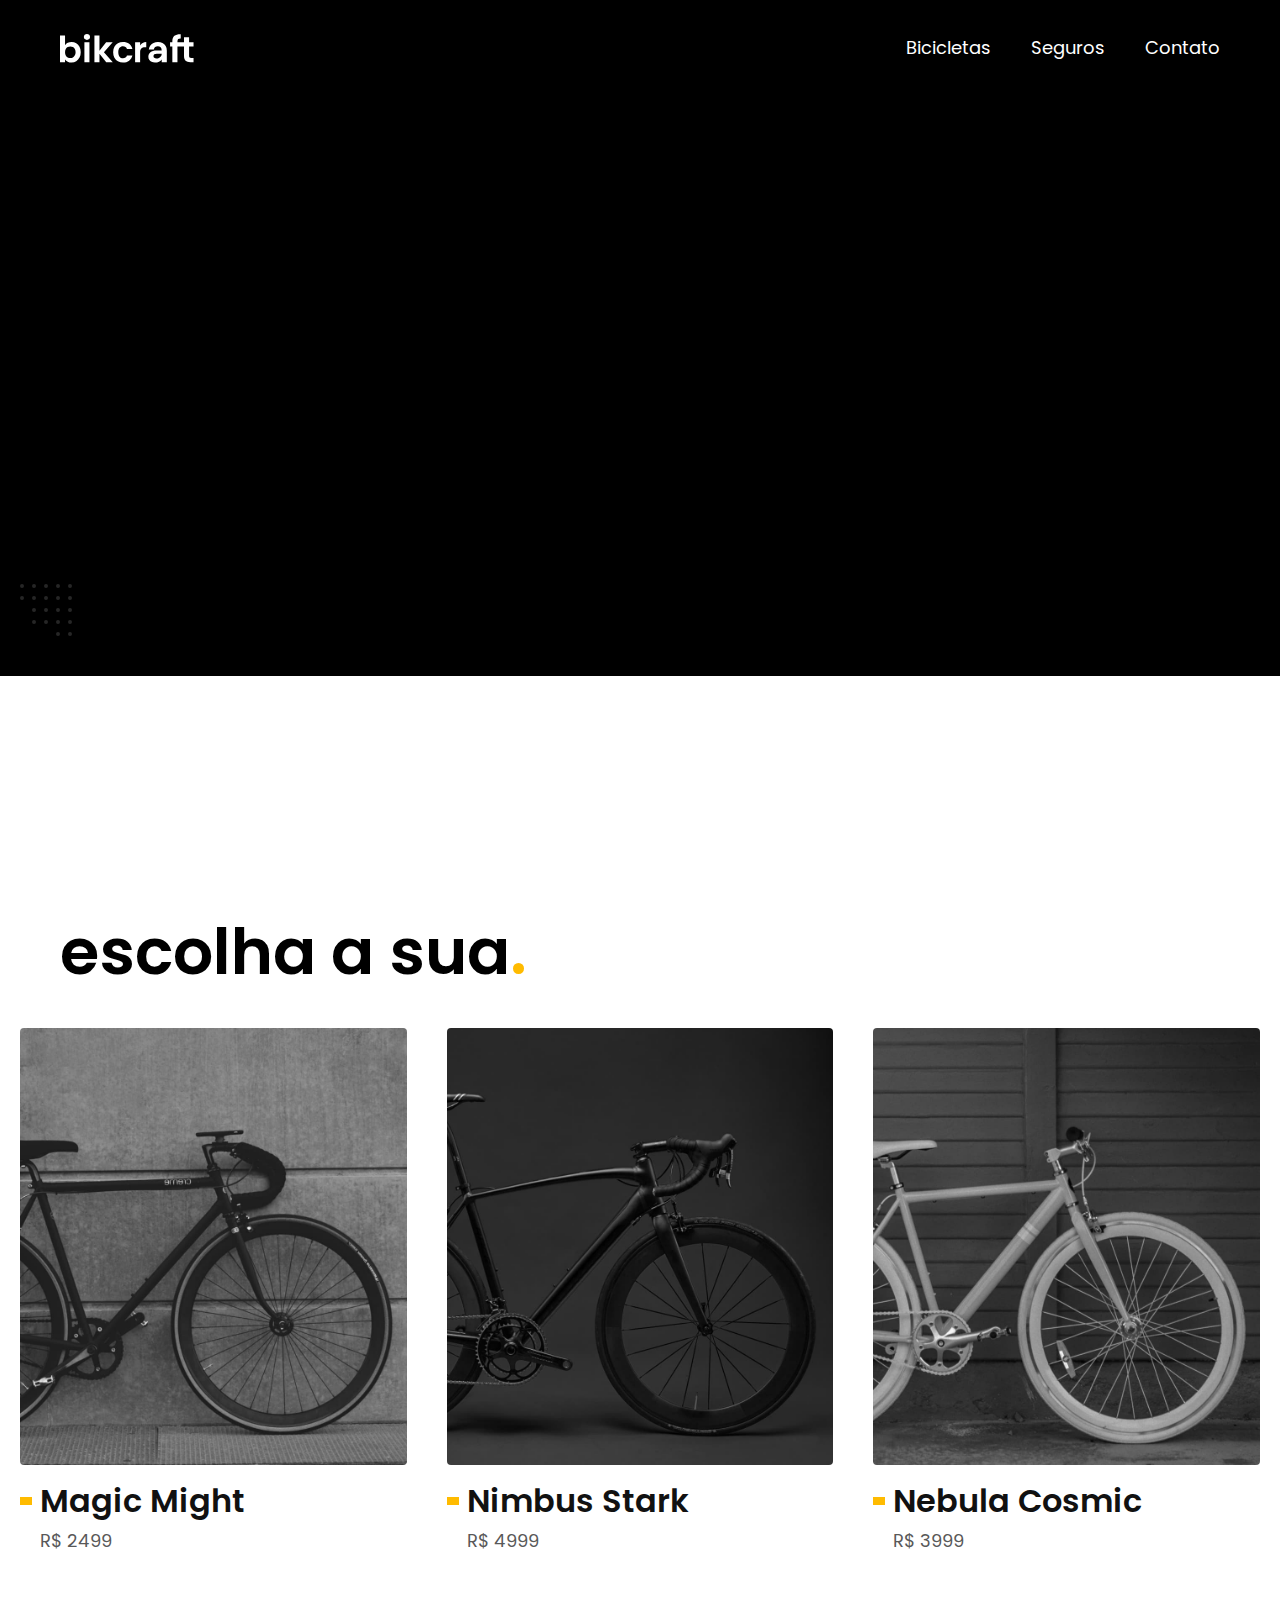
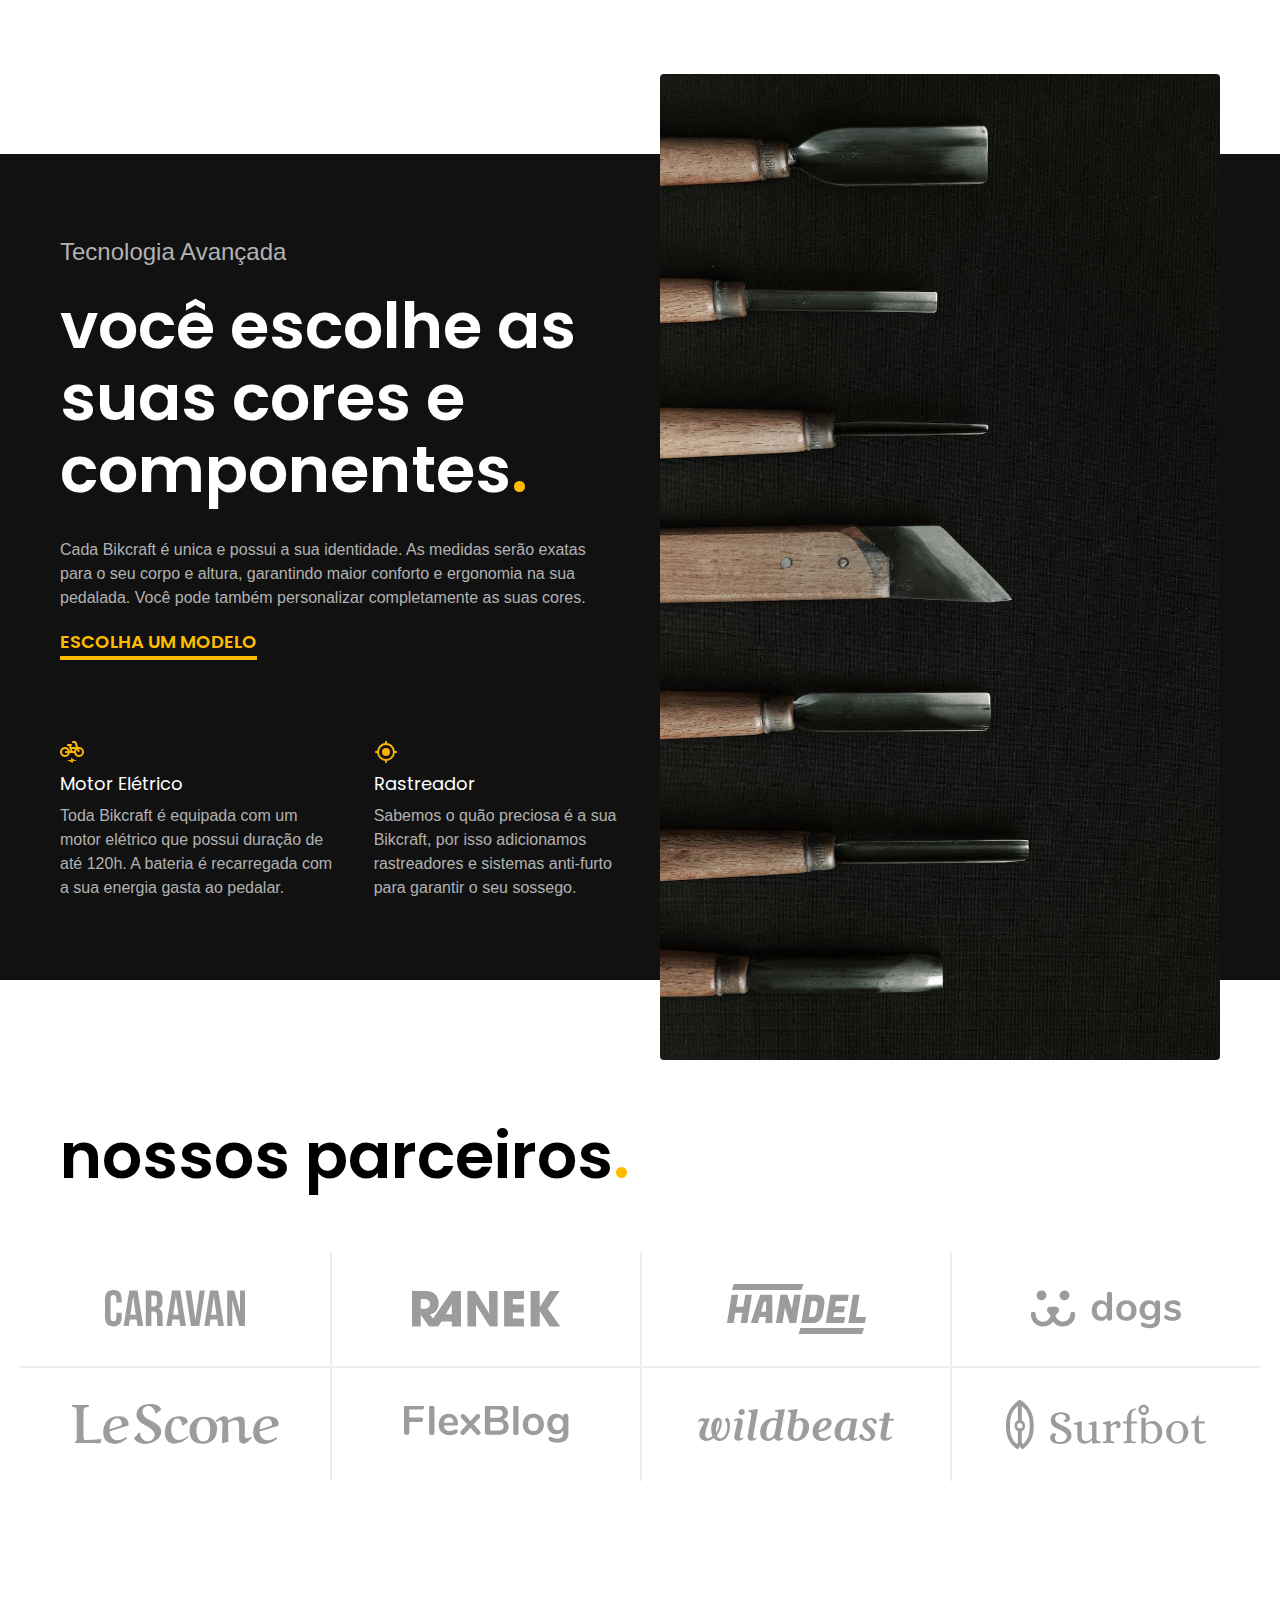
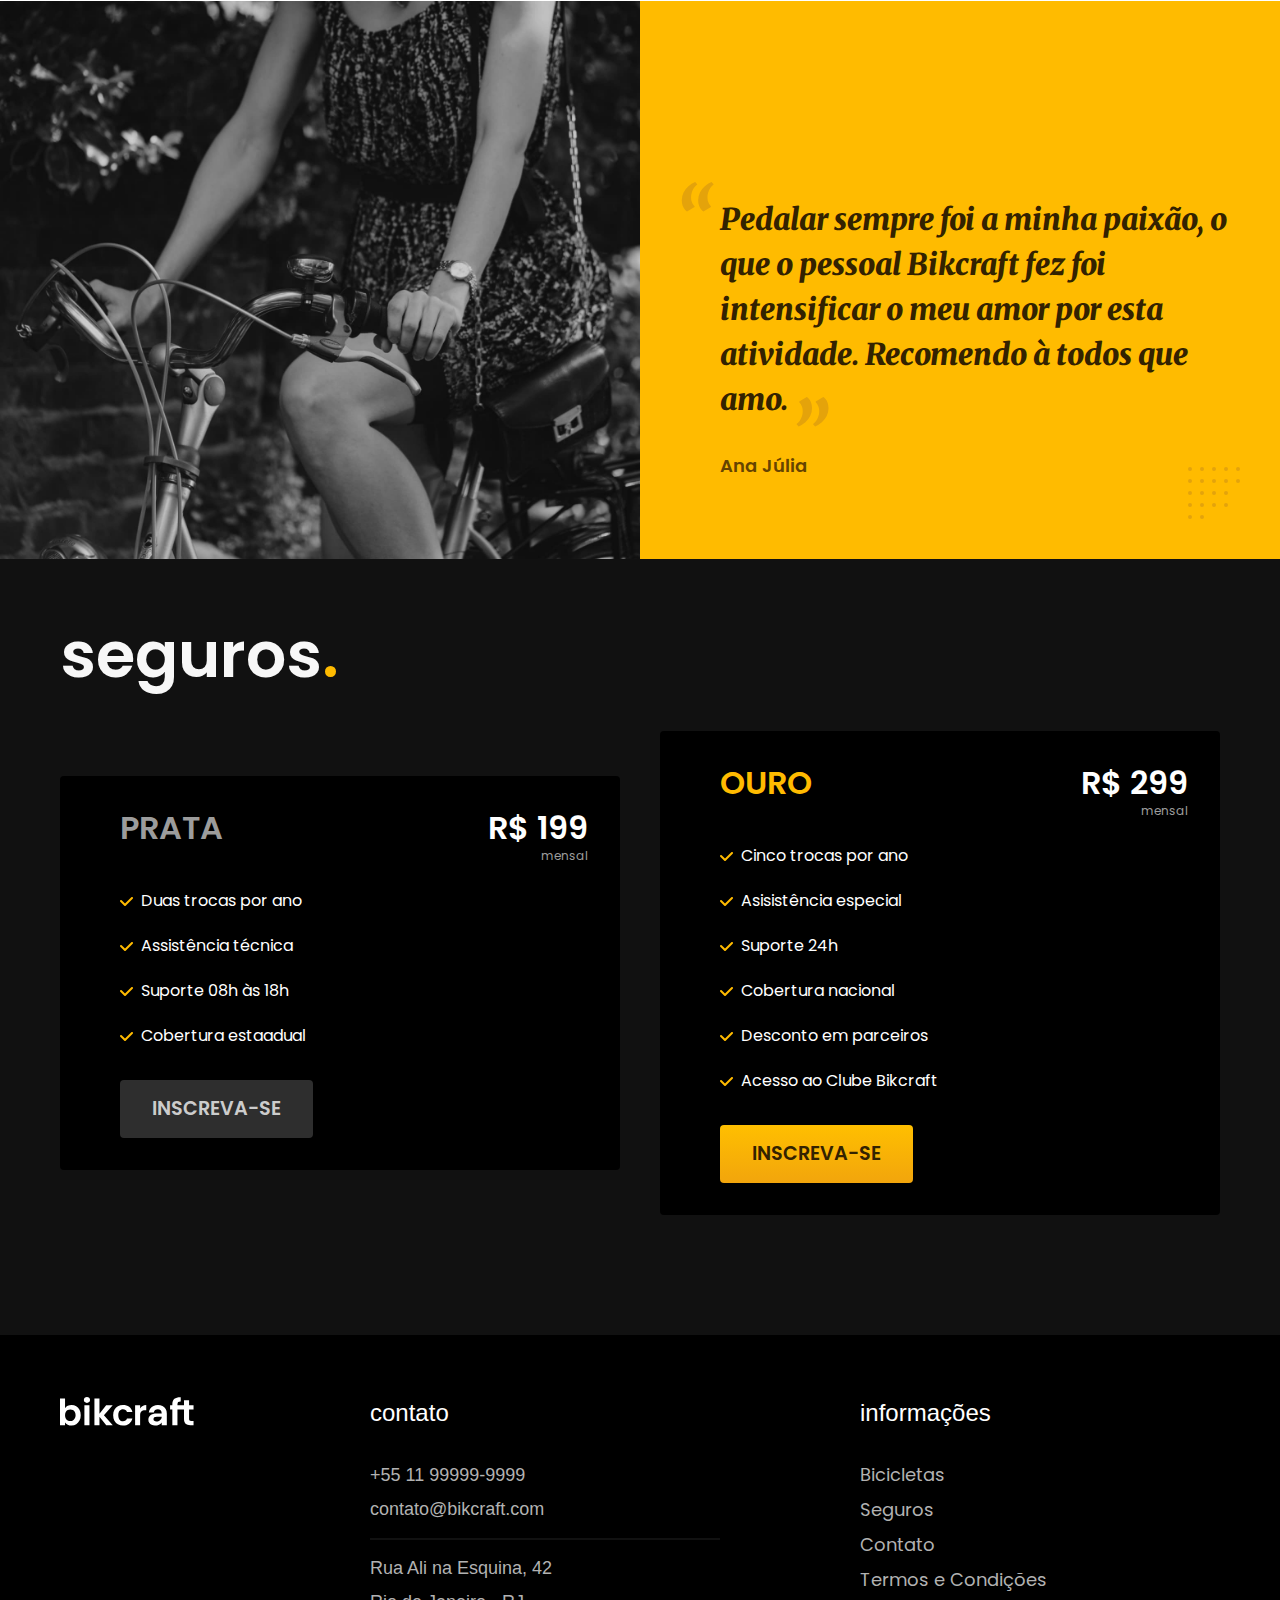
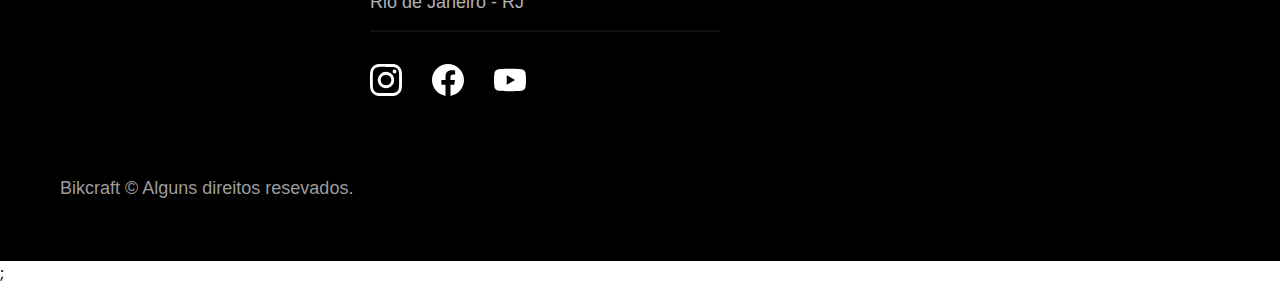
<file: index.html>
<!DOCTYPE html>
<html lang="pt-br">

<head>
    <meta charset="UTF-8">
    <meta name="viewport" content="width=device-width, initial-scale=1.0">

    <title>Bikcraft - Bicicletas Elétricas</title>
    <meta name="description"
        content="Bicicletas elétricas de alta precisão e qualidade, feitas sob media para o cliente. Explore o mundo a sua velocidade com a Bikcraft.">

    <link rel="icon" href="./favicon.svg" type="image/svg+xml">
    <link rel="preload" href="./css/style.min.css" as="style">
    <link rel="stylesheet" href="./css/style.min.css">
    
    <script>document.documentElement.classList.add('js')</script>

    <link href="https://fonts.googleapis.com/css2?family=Merriweather:ital,wght@1,900&display=swap" rel="stylesheet">
    <link rel="preconnect" href="https://fonts.googleapis.com">
    <link rel="preconnect" href="https://fonts.gstatic.com" crossorigin>
    <link
        href="https://fonts.googleapis.com/css2?family=Poppins:wght@400;600&family=Roboto+Slab:wght@400;500&display=swap"
        rel="stylesheet">

</head>

<body>
    <header class="header-bg">
        <div class="header container">
            <a href="./">
                <img src="./img/bikcraft.svg" width="136" height="32" alt="bikcraft">
            </a>

            <nav aria-label="primaria">
                <ul class="header-menu">
                    <li><a href="./bicicletas.html">Bicicletas</a></li>
                    <li><a href="./seguros.html">Seguros</a></li>
                    <li><a href="./contato.html">Contato</a></li>
                </ul>
            </nav>
        </div>
    </header>

    <main class="introducao-bg" >
        <div class="introducao container">
            <div class="introducao-conteudo">
                <h1 class=".font-1-xxl fadeInDown" data-anime="400">Bicicletas feitas sob medida<span class="ponto-span">.</span></h1>
                <p class="fadeInDown" data-anime="600">Bicicletas elétricas de alta precisão e qualidade, feitas sob medida para o cliente. Explore o mundo
                    na sua velocidade com a Bikcraft.</p>
                <a class="botao fadeInDown" data-anime="800" href=".bicicletas.html">Escolha a sua</a>
            </div>
            <picture class="fadeInLeft" data-anime="600">
                <source media="(max-width: 1100px)" srcset="./img/bicicletas/nimbus.jpg">
                <img src="./img/fotos/introducao.jpg" width="1280" height="1600" alt="Bicicleta elétrica preta.">
            </picture>
        </div>
    </main>

    <article class="bicicletas-lista">
        <h2 class="container">escolha a sua<span class="ponto-span">.</span></h2>
        <ul>
            <li class="bicicletas-itens">
                <a href="./bicicletas/magic.html">
                    <img src="./img/bicicletas/magic-home.jpg" alt="Bicicleta-preta" width="920" height="1040">
                    <h3>Magic Might</h3>
                    <strong>R$ 2499</strong>
                </a>
            </li>

            <li class="bicicletas-itens">
                <a href="./biciletas/nimbus.html">
                    <img src="./img/bicicletas/nimbus-home.jpg" alt="Bicicleta-nimbus" width="920" height="1040">
                    <h3>Nimbus Stark</h3>
                    <strong>R$ 4999</strong>
                </a>
            </li>

            <li class="bicicletas-itens">
                <a href="./bicicletas/nebula.html">
                    <img src="./img/bicicletas/nebula-home.jpg" alt="Bicicleta-cosmic" width="920" height="1040">
                    <h3>Nebula Cosmic</h3>
                    <strong>R$ 3999</strong>
                </a>
            </li>
        </ul>
    </article>

    <article class="tecnologia-bg">
        <div class="tecnologia container">
            <div class="tecnologia-todo">
                <div class="tecnologia-conteudo">
                    <span class="tecnologia-titulo">Tecnologia Avançada</span>
                    <h2>você escolhe as suas cores e componentes<span class="ponto-span">.</span></h2>
                    <p>Cada Bikcraft é unica e possui a sua identidade. As medidas serão exatas para o seu corpo e
                        altura,
                        garantindo maior conforto e ergonomia na sua pedalada. Você pode também personalizar
                        completamente
                        as suas cores.</p>
                    <a class="link" href="./">ESCOLHA UM MODELO</a>
                </div>

                <div class="tecnologia-vantagens">
                    <div>
                        <img src="./img/icones/eletrica.svg" width="24" height="24" alt="">
                        <h3>Motor Elétrico</h3>
                        <p>Toda Bikcraft é equipada com um motor elétrico que possui duração de até 120h. A bateria é
                            recarregada com a sua energia gasta ao pedalar.</p>
                    </div>

                    <div>
                        <img src="./img/icones/rastreador.svg" width="24" height="24" alt="">
                        <h3>Rastreador</h3>
                        <p>Sabemos o quão preciosa é a sua Bikcraft, por isso adicionamos rastreadores e sistemas
                            anti-furto
                            para garantir o seu sossego.</p>
                    </div>
                </div>
            </div>

            <div class="tecnologia-img">
                <img src="./img/fotos/tecnologia.jpg" width="1200" height="1920" alt="tecnologia">
            </div>
        </div>
    </article>

    <section class="parceiros" aria-label="Nossos parceiros">
        <h2 class="container">nossos parceiros<span class="ponto-span">.</span></h2>
        <ul>
            <li><img src="./img/parceiros/caravan.svg" width="140" height="38" alt="caravan"></li>
            <li><img src="./img/parceiros/ranek.svg" width="149" height="36" alt="ranek.svg"></li>
            <li><img src="./img/parceiros/handel.svg" width="139" height="50" alt="handel.svg"></li>
            <li><img src="./img/parceiros/dogs.svg" width="152" height="39" alt="dogs.svg"></li>
            <li><img src="./img/parceiros/lescone.svg" width="208" height="41" alt="lescone.svg"></li>
            <li><img src="./img/parceiros/flexblog.svg" width="165" height="38" alt="flexblog.svg"></li>
            <li><img src="./img/parceiros/wildbeast.svg" width="196" height="34" alt="wildbeast.svg"></li>
            <li><img src="./img/parceiros/surfbot.svg" width="200" height="49" alt="surfbot.svg"></li>
        </ul>
    </section>

    <section class="depoimento" aria-label="Depoimentos">
        <div>
            <img src="./img/fotos/depoimento.jpg" width="1560" height="1360" alt="Pessoa pedalando uma bickfrat">
        </div>

        <div class="depoimento-conteudo">
            <blockquote>
                <!-- blockquote é exatamente uma mensagem de alguem que fez o depoimento -->
                <p> Pedalar sempre foi a minha paixão, o que o pessoal Bikcraft fez foi intensificar o meu amor por esta
                    atividade. Recomendo à todos que amo.</p>
            </blockquote>
            <span>Ana Júlia</span>
        </div>
    </section>

    <article class="seguros-bg">
        <div class="seguros container">
            <h2>seguros<span class="ponto-span">.</span></h2>
            <div class="seguros-item">
                <h3>prata</h3>
                <span>R$ 199 <span>mensal</span></span>
                <ul>
                    <li>Duas trocas por ano</li>
                    <li>Assistência técnica</li>
                    <li>Suporte 08h às 18h</li>
                    <li>Cobertura estaadual</li>
                </ul>
                <a class="botao secundario" href="./orcamento.html">inscreva-se</a>
            </div>

            <div class="seguros-item">
                <h3 class="h3">ouro</h3>
                <span>R$ 299 <span>mensal</span></span>
                <ul>
                    <li>Cinco trocas por ano</li>
                    <li>Asisistência especial</li>
                    <li>Suporte 24h</li>
                    <li>Cobertura nacional</li>
                    <li>Desconto em parceiros</li>
                    <li>Acesso ao Clube Bikcraft</li>
                </ul>
                <a class="botao" href="./orcamento.html">inscreva-se</a>
            </div>
        </div>
    </article>

    <footer class="footer-bg">
        <div class="footer container">
            <img src="./img/bikcraft.svg" width="136" height="32" alt="Bikcraft">

            <div class="footer-contato">
                <h3>contato</h3>
                <ul>
                    <li><a href="tel:+5511999999999">+55 11 99999-9999</a></li>
                    <li><a href="mailto:contato@bikcraft.com">contato@bikcraft.com</a></li>
                    <li>Rua Ali na Esquina, 42</li>
                    <li>Rio de Janeiro - RJ</li>
                </ul>
                <div class="footer-redes">
                    <a href="./"><img src="./img/redes/instagram.svg" width="32" height="32" alt="Instagram"></a>
                    <a href="./"><img src="./img/redes/facebook.svg" width="32" height="32" alt="Facebook"></a>
                    <a href="./"><img src="./img/redes/youtube.svg" width="32" height="32" alt="YouTube"></a>
                </div>
            </div>

            <div class="footer-informacoes">
                <h3>informações</h3>
                <nav aria-label="primaria">
                    <ul>
                        <li><a href="./bicicletas.html">Bicicletas</a></li>
                        <li><a href="./seguros.html">Seguros</a></li>
                        <li><a href="./contato.html">Contato</a></li>
                        <li><a href="./termos.html">Termos e Condições</a></li>
                    </ul>
                </nav>
            </div>
            <p class="footer-copy">Bikcraft © Alguns direitos resevados.</p>
        </div>
    </footer>

    <script src="./js/plugins/simple-anime.js"></script>;
    <script src="./js/script.js"></script>
</body>

</html>
</file>
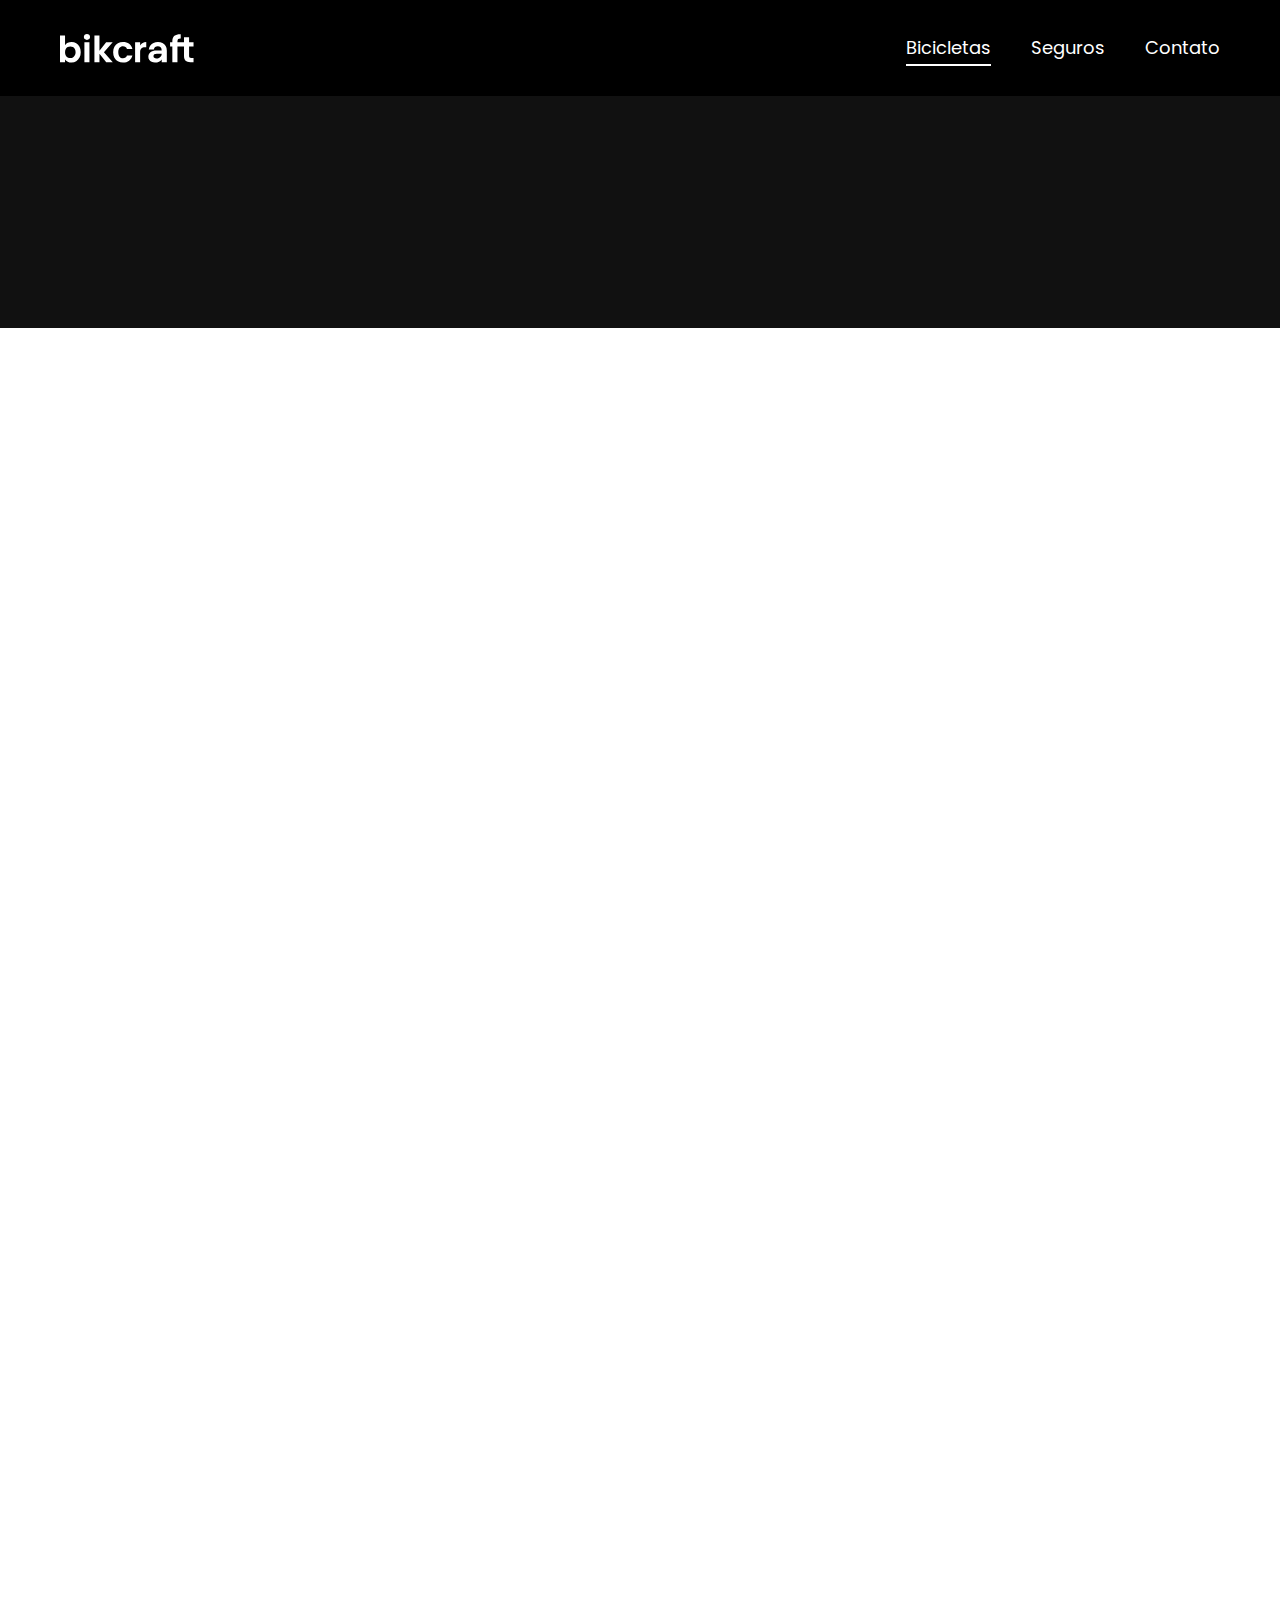
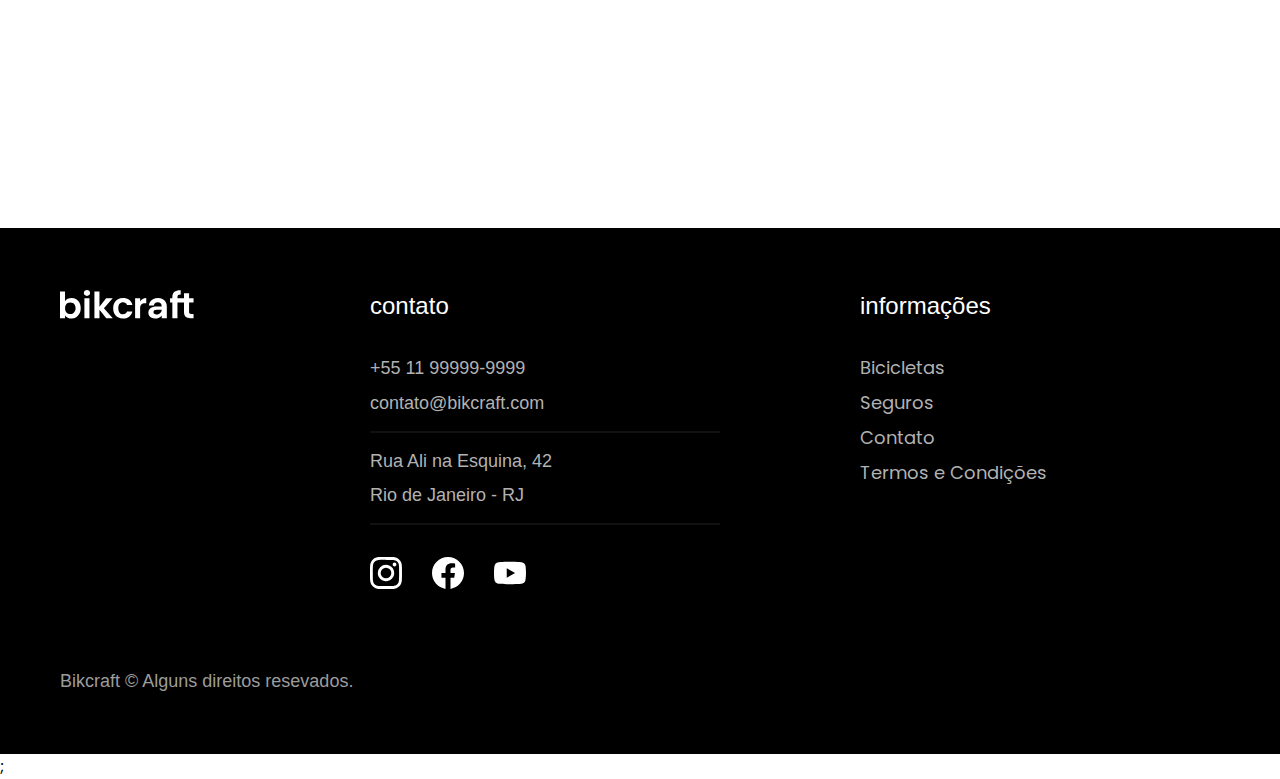
<file: bicicletas.html>
<!DOCTYPE html>
<html lang="pt-br">

<head>
    <meta charset="UTF-8">
    <meta name="viewport" content="width=device-width, initial-scale=1.0">

    <title>Bicicletas | Bikcraft</title>
    <meta name="description" content="Termos e condições.">

    <link rel="icon" href="./favicon.svg" type="image/svg+xml">
    <link rel="preload" href="./css/style.min.css" as="style">
    <link rel="stylesheet" href="./css/style.min.css">
    
    <script>document.documentElement.classList.add('js')</script>

    <link href="https://fonts.googleapis.com/css2?family=Merriweather:ital,wght@1,900&display=swap" rel="stylesheet">
    <link rel="preconnect" href="https://fonts.googleapis.com">
    <link rel="preconnect" href="https://fonts.gstatic.com" crossorigin>
    <link
        href="https://fonts.googleapis.com/css2?family=Poppins:wght@400;600&family=Roboto+Slab:wght@400;500&display=swap"
        rel="stylesheet">
</head>

<body id="Bicicletas">
    <header class="header-bg">
        <div class="header container">
            <a href="./">
                <img src="./img/bikcraft.svg" width="136" height="32" alt="bikcraft">
            </a>

            <nav aria-label="primaria">
                <ul class="header-menu">
                    <li><a href="./bicicletas.html">Bicicletas</a></li>
                    <li><a href="./seguros.html">Seguros</a></li>
                    <li><a href="./contato.html">Contato</a></li>
                </ul>
            </nav>
        </div>
    </header>

    <main>
        <div class="titulo-bg">
            <div class="titulo container fadeInDown" data-anime="200">
                <p>Escolha a melhor para você</p>
                <h1>nossas bicicletas<span class="ponto-span">.</span></h1>
            </div>
        </div>

        <div class="bicicletas-bg fadeInRight" data-anime="400">
            <div class="bicicletas container">
                <div class="bicicletas-imagem">
                    <img src="./img/bicicletas/nimbus.jpg" alt="Bicicleta preta">
                    <span>R$ 4999</span>
                </div>
                <div class="bicicletas-conteudo">
                    <h2>Nimbus Stark</h2>
                    <p>A Nimbus Stark é a melhor Bikcraft já criada pela nossa equipe. Ela vem equipada com os melhores
                        acessórios, o que garante maior velocidade.</p>
                    <ul>
                        <li><img src="./img/icones/eletrica.svg" width="32" height="32" alt="">Motor Elétrico</li>
                        <li><img src="./img/icones/carbono.svg" width="32" height="32" alt="">Fibra de carbono</li>
                        <li><img src="./img/icones/velocidade.svg" width="32" height="32" alt="">50 km/h</li>
                        <li><img src="./img/icones/rastreador.svg" width="32" height="32" alt="">Rastreador</li>
                    </ul>
                    <a class="botao seta" href="./bicicletas/nimbus.html">Mais Sobre</a>
                </div>
            </div>

            <div class="bicicletas-bg-2">
                <div class="bicicletas container">
                    <div class="bicicletas-imagem">
                        <img src="./img/bicicletas/magic.jpg" alt="Bicicleta magic might">
                        <span>R$ 2499</span>
                    </div>
                    <div class="bicicletas-conteudo-magic">
                        <h2>Magic Might</h2>
                        <p>A Magic Might é a melhor Bikcraft já criada pela nossa equipe. Ela vem equipada com os
                            melhores acessórios, o que garante maior velocidade.</p>
                        <ul>
                            <li><img src="./img/icones/eletrica.svg" alt="">Motor Elétrico</li>
                            <li><img src="./img/icones/carbono.svg" alt="">Fibra de carbono</li>
                            <li><img src="./img/icones/velocidade.svg" alt="">40 km/h</li>
                            <li><img src="./img/icones/rastreador.svg" alt="">Rastreador</li>
                        </ul>
                        <a class="botao seta" href="./bicicletas/magic.html">Mais Sobre</a>
                    </div>
                </div>
            </div>

            <div class="bicicletas container">
                <div class="bicicletas-imagem">
                    <img src="./img/bicicletas/nebula.jpg" alt="Bicicleta nebula cosmic">
                    <span>R$ 3999</span>
                </div>
                <div class="bicicletas-conteudo">
                    <h2>Nebula Cosmic</h2>
                    <p>A Nebula Cosmic é a melhor Bikcraft já criada pela nossa equipe. Ela vem equipada com os melhores
                        acessórios, o que garante maior velocidade.</p>
                    <ul>
                        <li><img src="./img/icones/eletrica.svg" alt=""> Motor Elétrico</li>
                        <li><img src="./img/icones/carbono.svg" alt="">Fibra de carbono</li>
                        <li><img src="./img/icones/velocidade.svg" alt="">40 km/h</li>
                        <li><img src="./img/icones/rastreador.svg" alt="">Rastreador</li>
                    </ul>
                    <a class="botao seta" href="./bicicletas/nebula.html">Mais Sobre</a>
                </div>
            </div>
        </div>
    </main>

    <footer class="footer-bg">
        <div class="footer container">
            <img src="./img/bikcraft.svg" width="136" height="32" alt="Bikcraft">

            <div class="footer-contato">
                <h3>contato</h3>
                <ul>
                    <li><a href="tel:+5511999999999">+55 11 99999-9999</a></li>
                    <li><a href="mailto:contato@bikcraft.com">contato@bikcraft.com</a></li>
                    <li>Rua Ali na Esquina, 42</li>
                    <li>Rio de Janeiro - RJ</li>
                </ul>
                <div class="footer-redes">
                    <a href="./"><img src="./img/redes/instagram.svg" width="32" height="32" alt="Instagram"></a>
                    <a href="./"><img src="./img/redes/facebook.svg" width="32" height="32" alt="Facebook"></a>
                    <a href="./"><img src="./img/redes/youtube.svg" width="32" height="32" alt="YouTube"></a>
                </div>
            </div>

            <div class="footer-informacoes">
                <h3>informações</h3>
                <nav aria-label="primaria">
                    <ul>
                        <li><a href="./bicicletas.html">Bicicletas</a></li>
                        <li><a href="./seguros.html">Seguros</a></li>
                        <li><a href="./contato.html">Contato</a></li>
                        <li><a href="./termos.html">Termos e Condições</a></li>
                    </ul>
                </nav>
            </div>
            <p class="footer-copy">Bikcraft © Alguns direitos resevados.</p>
        </div>
    </footer>

    <script src="./js/plugins/simple-anime.js"></script>;
    <script src="./js/script.js"></script>
</body>

</html>
</file>
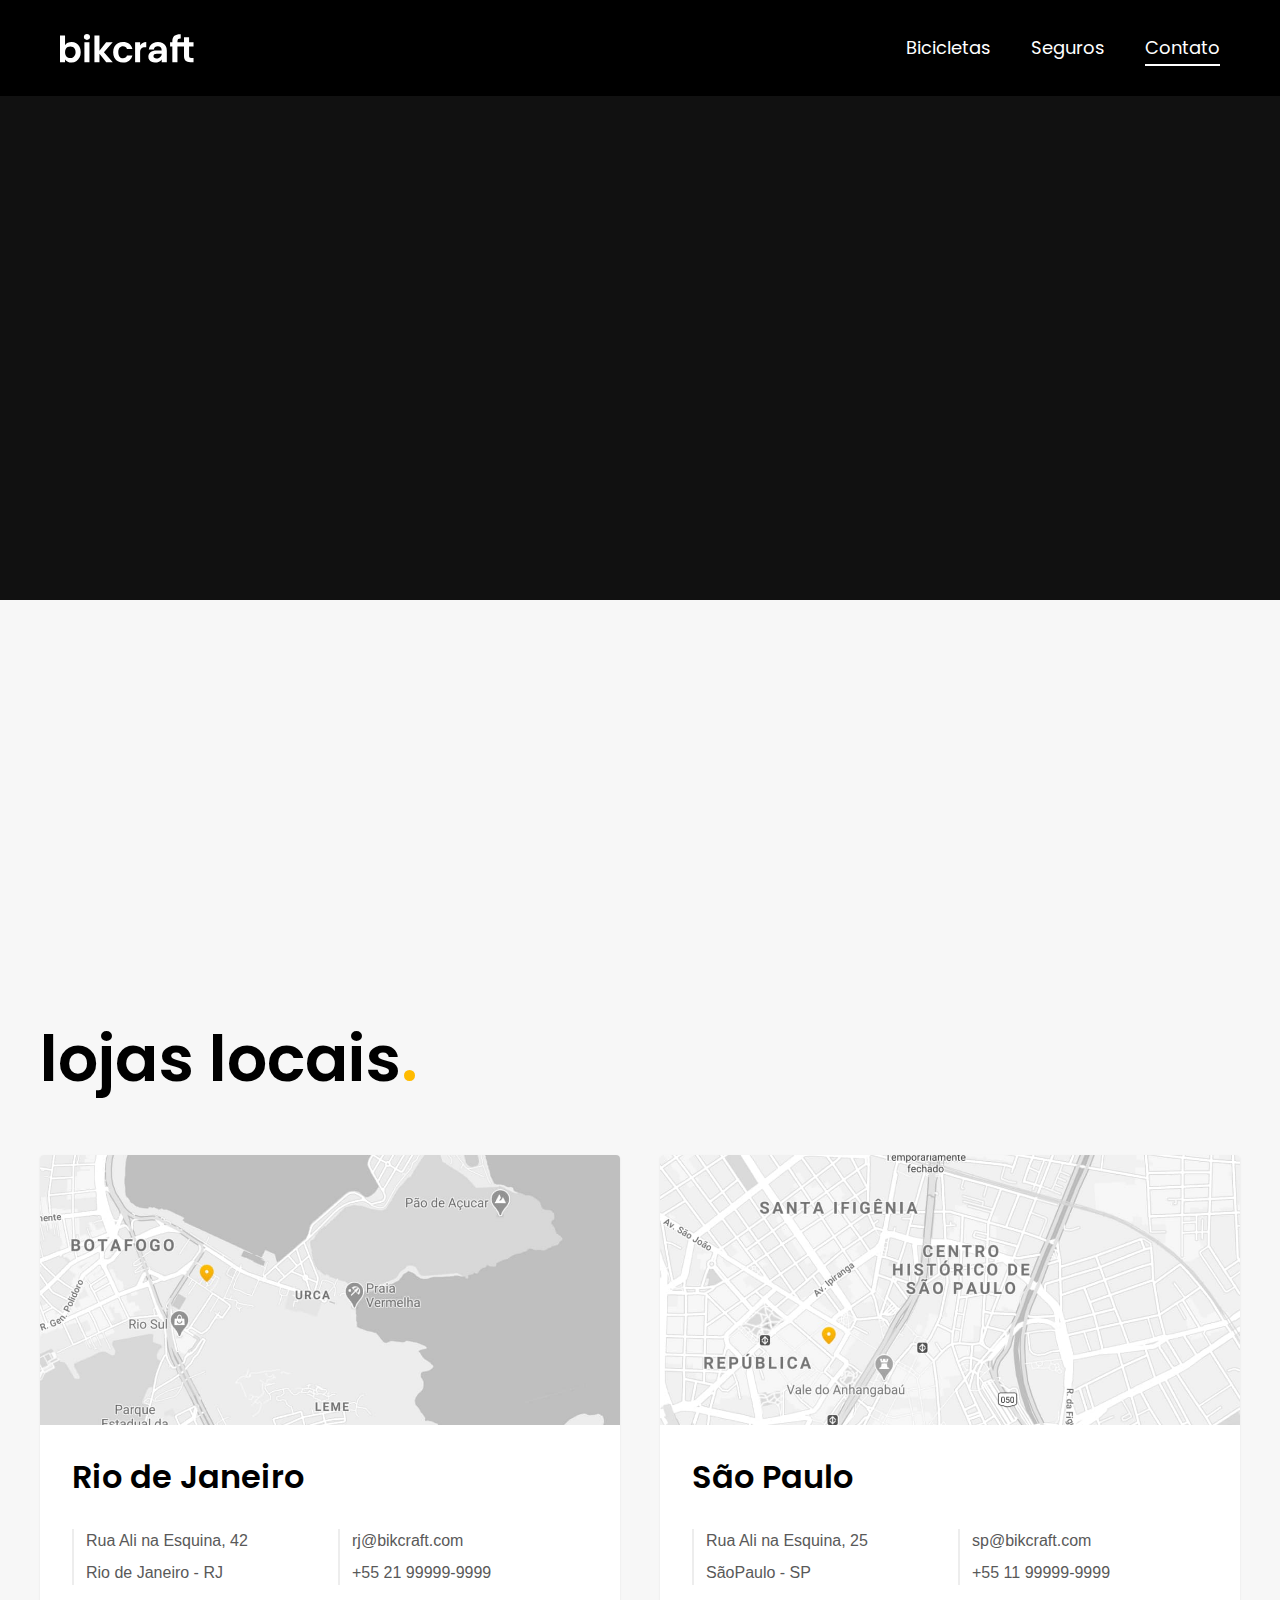
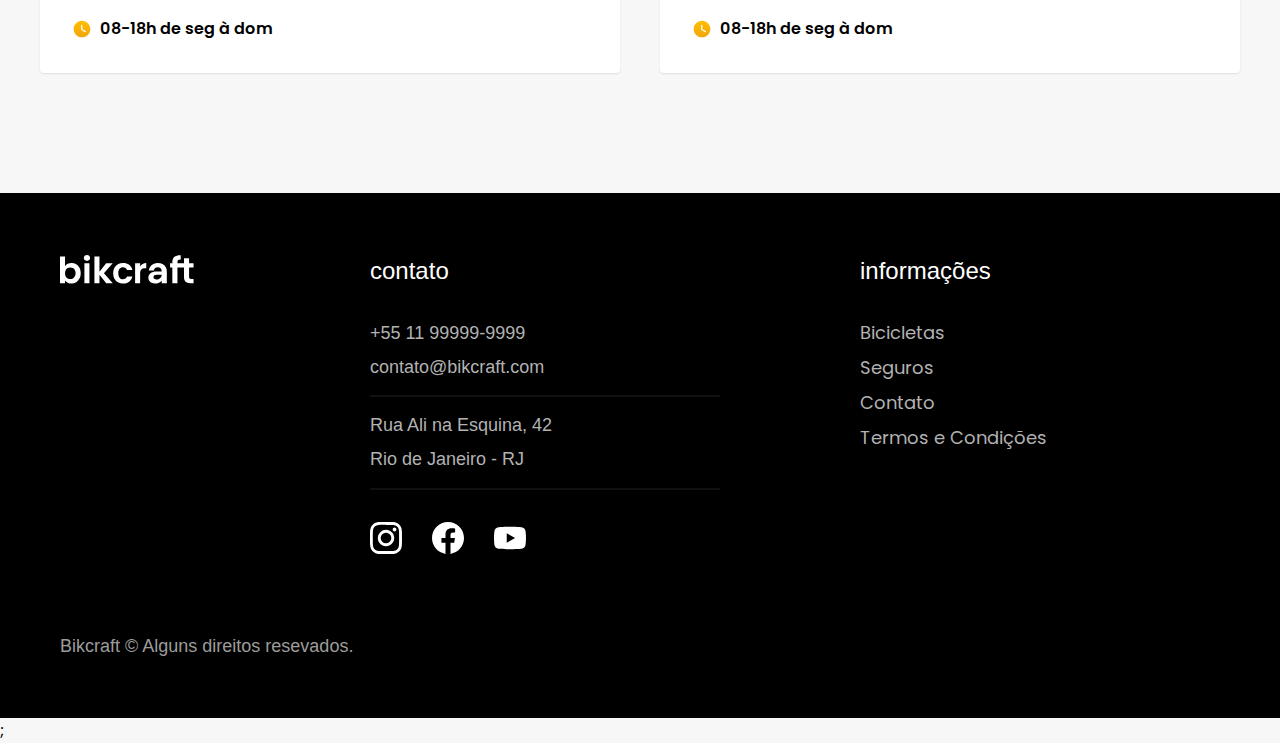
<file: contato.html>
<!DOCTYPE html>
<html lang="pt-br">

<head>
    <meta charset="UTF-8">
    <meta name="viewport" content="width=device-width, initial-scale=1.0">

    <title>Contatos | Bikcraft</title>
    <meta name="description" content="Termos e condições.">

    <link rel="icon" href="./favicon.svg" type="image/svg+xml">
    <link rel="preload" href="./css/style.min.css" as="style">
    <link rel="stylesheet" href="./css/style.min.css">
    
    <script>document.documentElement.classList.add('js')</script>

    <link href="https://fonts.googleapis.com/css2?family=Merriweather:ital,wght@1,900&display=swap" rel="stylesheet">
    <link rel="preconnect" href="https://fonts.googleapis.com">
    <link rel="preconnect" href="https://fonts.gstatic.com" crossorigin>
    <link
        href="https://fonts.googleapis.com/css2?family=Poppins:wght@400;600&family=Roboto+Slab:wght@400;500&display=swap"
        rel="stylesheet">
</head>

<body id="contato">
    <header class="header-bg">
        <div class="header container">
            <a href="./">
                <img src="./img/bikcraft.svg" width="136" height="32" alt="bikcraft">
            </a>

            <nav aria-label="primaria">
                <ul class="header-menu">
                    <li><a href="./bicicletas.html">Bicicletas</a></li>
                    <li><a href="./seguros.html">Seguros</a></li>
                    <li><a href="./contato.html">Contato</a></li>
                </ul>
            </nav>
        </div>
    </header>

    <main>
        <div class="titulo-bg fadeInDown" data-anime="200">
            <div class="titulo container">
                <p>respostas em até 24h</p>
                <h1>nosso contato<span class="ponto-span">.</span></h1>
            </div>
        </div>

        <div class="contato container fadeInDown" data-anime="400">
            <section class="contato-dados" aria-label="Endereço">
                <h2>Loja Online</h2>
                <div class="contato-endereco">
                    <p>Rua Ali na Esquina, 42 - SBC</p>
                    <p>São Paulo - SP</p>
                    <p>Brasil - Terra - Vita Láctea</p>
                </div>

                <!-- Address: define informações de contato do proprietario tanto email como telefone e endereço.-->
                <address class="contato-meios">
                    <a href="maito:contato@bikcraft.com">contato@bikcraft.com</a>
                    <a href="maito:assistencia@bikcraft.com">assistencia@bikcraft.com</a>
                    <a href="tel:+5511999999999">+55 11 99999-9999</a>
                </address>
                <div class="contato-redes">
                    <a href="./"><img src="./img/redes/instagram-p.svg" alt="Instagram"></a>
                    <a href="./"><img src="./img/redes/facebook-p.svg" alt="Facebook"></a>
                    <a href="./"><img src="./img/redes/youtube-p.svg" alt="YouTube"></a>
                </div>
            </section>

            <section class="contato-formulario" aria-label="Formulário">
                <form class="form" action="./contato.html">
                    <div>
                        <label for="nome">Nome</label>
                        <input type="text" name="nome" id="nome" placeholder="Seu nome">
                    </div>
                    <div>
                        <label for="telefone">Telefone</label>
                        <input type="text" name="telefone" id="telefone" placeholder="(21) 99999-9999">
                    </div>
                    <div class="col-2">
                        <label for="email">Email</label>
                        <input type="email" name="email" id="email" placeholder="contato@bikcraft.com">
                    </div>
                    <div class="col-2">
                        <label for="mensagem">Mensagem</label>
                        <textarea rows="5" name="mensagem" id="mensagem" placeholder="O que você precisa ?"></textarea>
                    </div>
                    <button class="botao col-2">enviar mensagem</button>
                </form>
            </section>
        </div>
    </main>

    <article class="lojas container">
        <h2>lojas locais<span class="ponto-span">.</span></h2>

        <div class="lojas-item">
            <img src="./img/lojas/rj.jpg"
                alt="mapa marcando o endereço em Rua Ali na Esquina, 42 - Rio de Janeiro - RJ" width="1120" height="520">
            <div class="lojas-conteudo">
                <h3>Rio de Janeiro</h3>
                <div class="lojas-dados">
                    <p>Rua Ali na Esquina, 42</p>
                    <p>Rio de Janeiro - RJ</p>
                </div>
                <div class="lojas-dados">
                    <a href="maito:rj@bikcraft.com">rj@bikcraft.com</a>
                    <a href="tel:+5521999999999">+55 21 99999-9999</a>
                </div>
                <p class="lojas-tempo"><img src="./img/icones/horario.svg" width="20" height="20">08-18h de seg à dom</p>
            </div>
        </div>

        <div class="lojas-item">
            <img src="./img/lojas/sp.jpg" alt="mapa marcando o endereço em Rua Ali na Esquina, 25 - São Paulo - SP" width="1120" height="520">
            <div class="lojas-conteudo">
                <h3>São Paulo</h3>
                <div class="lojas-dados">
                    <p>Rua Ali na Esquina, 25</p>
                    <p>SãoPaulo - SP</p>
                </div>
                <div class="lojas-dados">
                    <a href="maito:rj@bikcraft.com">sp@bikcraft.com</a>
                    <a href="tel:+5511999999999">+55 11 99999-9999</a>
                </div>
                <p class="lojas-tempo"><img src="./img/icones/horario.svg">08-18h de seg à dom</p>
            </div>
        </div>
    </article>

    <footer class="footer-bg">
        <div class="footer container">
            <img src="./img/bikcraft.svg" alt="Bikcraft">

            <div class="footer-contato">
                <h3>contato</h3>
                <ul>
                    <li><a href="tel:+5511999999999">+55 11 99999-9999</a></li>
                    <li><a href="mailto:contato@bikcraft.com">contato@bikcraft.com</a></li>
                    <li>Rua Ali na Esquina, 42</li>
                    <li>Rio de Janeiro - RJ</li>
                </ul>
                <div class="footer-redes">
                    <a href="./"><img src="./img/redes/instagram.svg" alt="Instagram"></a>
                    <a href="./"><img src="./img/redes/facebook.svg" alt="Facebook"></a>
                    <a href="./"><img src="./img/redes/youtube.svg" alt="YouTube"></a>
                </div>
            </div>

            <div class="footer-informacoes">
                <h3>informações</h3>
                <nav aria-label="primaria">
                    <ul>
                        <li><a href="./bicicletas.html">Bicicletas</a></li>
                        <li><a href="./seguros.html">Seguros</a></li>
                        <li><a href="./contato.html">Contato</a></li>
                        <li><a href="./termos.html">Termos e Condições</a></li>
                    </ul>
                </nav>
            </div>
            <p class="footer-copy">Bikcraft © Alguns direitos resevados.</p>
        </div>
    </footer>

    <script src="./js/plugins/simple-anime.js"></script>;
  <script src="./js/script.js"></script>
</body>

</html>
</file>
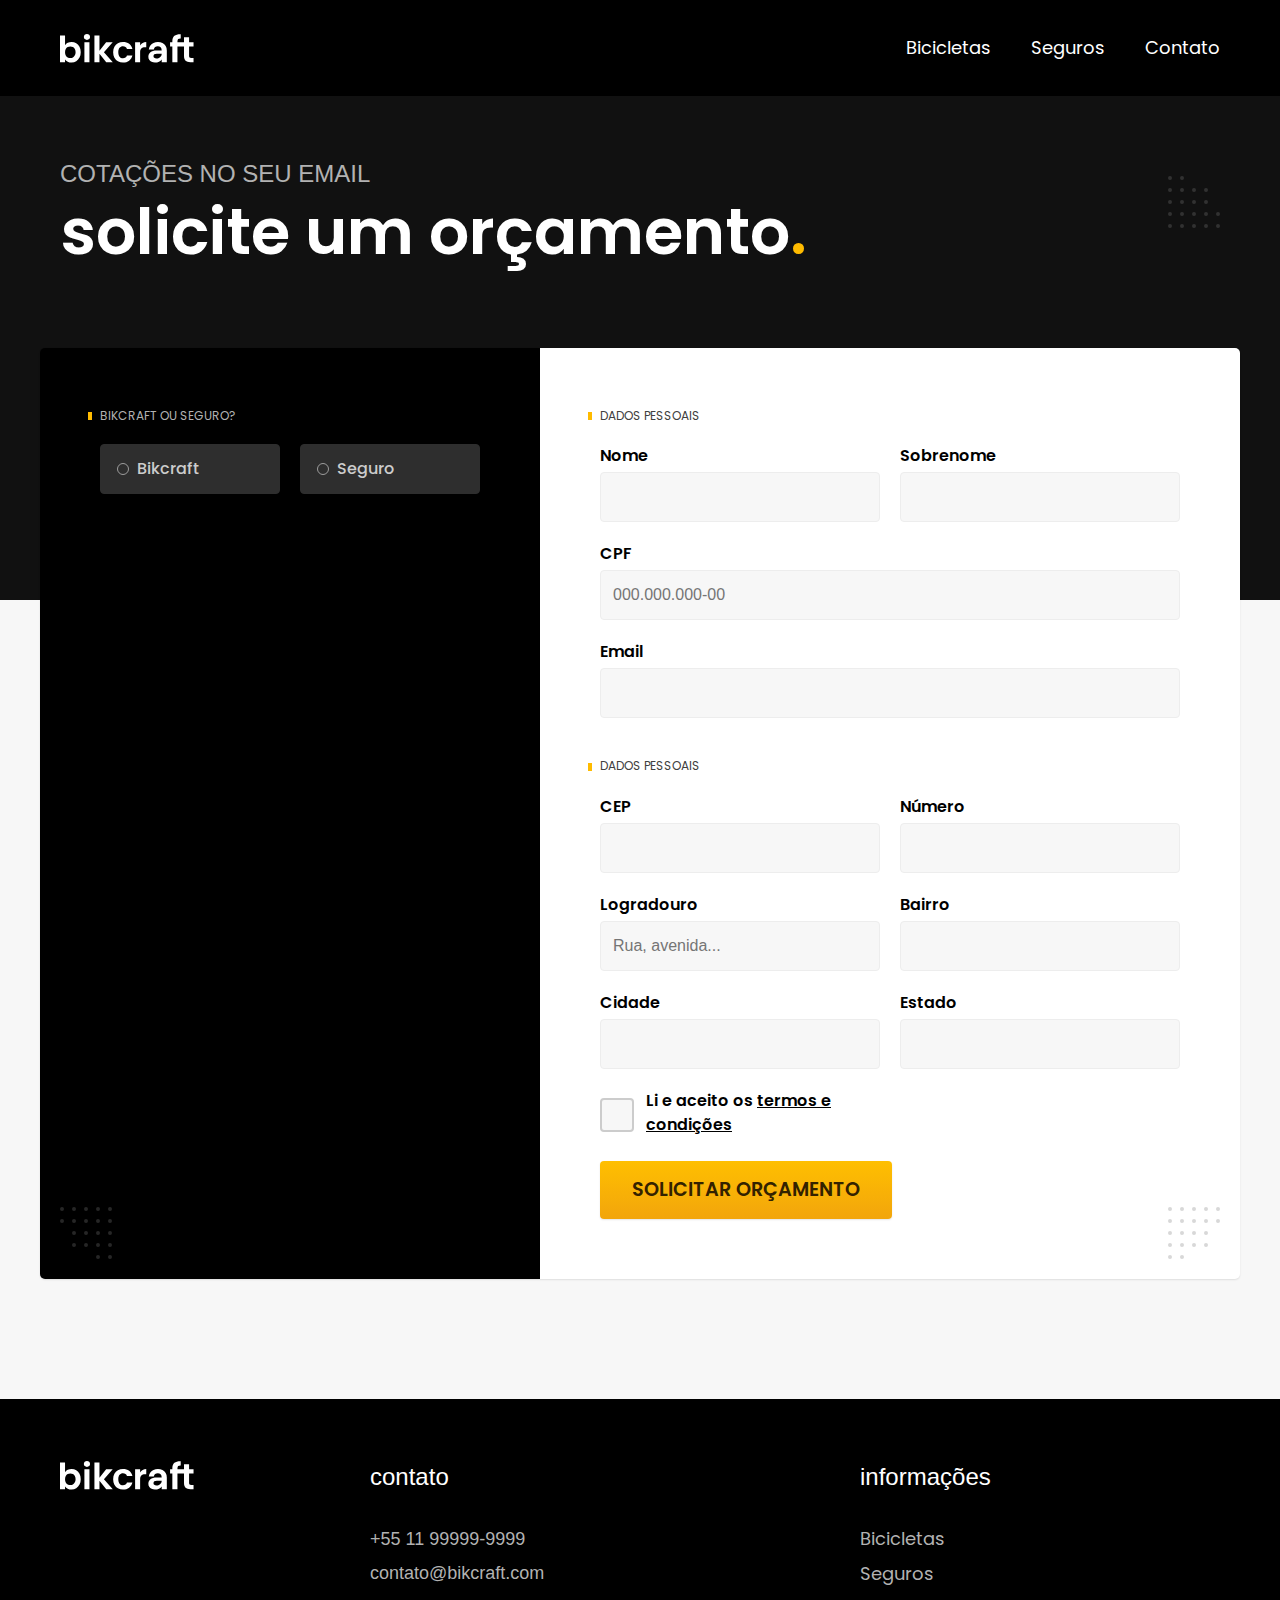
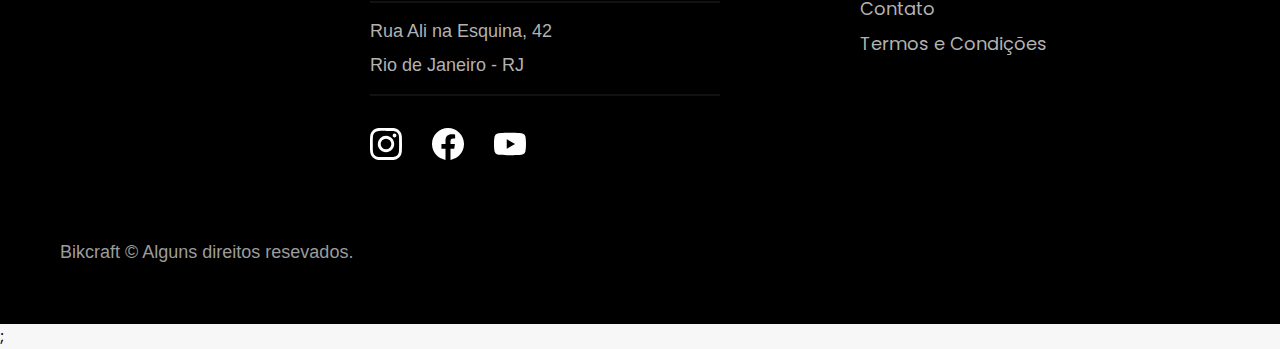
<file: orcamento.html>
<!DOCTYPE html>
<html lang="pt-br">

<head>
    <meta charset="UTF-8">
    <meta name="viewport" content="width=device-width, initial-scale=1.0">

    <title>Orçamento | Bikcraft</title>
    <meta name="description" content="Orçamento">
    <link rel="icon" href="./favicon.svg" type="image/svg+xml">
    <link rel="preload" href="./css/style.min.css" as="style">
    <link rel="stylesheet" href="./css/style.min.css">
    
    <script>document.documentElement.classList.add('js')</script>

    <link href="https://fonts.googleapis.com/css2?family=Merriweather:ital,wght@1,900&display=swap" rel="stylesheet">
    <link rel="preconnect" href="https://fonts.googleapis.com">
    <link rel="preconnect" href="https://fonts.gstatic.com" crossorigin>
    <link
        href="https://fonts.googleapis.com/css2?family=Poppins:wght@400;600&family=Roboto+Slab:wght@400;500&display=swap"
        rel="stylesheet">
</head>

<body id="orcamento">
    <header class="header-bg">
        <div class="header container">
            <a href="./">
                <img src="./img/bikcraft.svg" alt="bikcraft">
            </a>

            <nav aria-label="primaria">
                <ul class="header-menu">
                    <li><a href="./bicicletas.html">Bicicletas</a></li>
                    <li><a href="./seguros.html">Seguros</a></li>
                    <li><a href="./contato.html">Contato</a></li>
                </ul>
            </nav>
        </div>
    </header>

    <main>
        <div class="titulo-bg">
            <div class="titulo container">
                <p>Cotações no seu email</p>
                <h1>solicite um orçamento<span class="ponto-span">.</span></h1>
            </div>
        </div>

        <form class="orcamento container" action="./">
            <div class="orcamento-produto">
                <h2>Bikcraft ou Seguro?</h2>

                <input type="radio" name="tipo" value="bikcraft" id="bikcraft">
                <label for="bikcraft">Bikcraft</label>

                <input type="radio" name="tipo" value="seguro" id="seguro">
                <label for="seguro">Seguro</label>

                <div class="orcamento-conteudo" id="orcamento-bikcraft">
                    <h2>Escolha a sua</h2>

                    <input type="radio" name="produto" value="nimbus" id="nimbus">
                    <label for="nimbus">Nimbus Stark <span>R$ 4999</span></label>
                    <div class="orcamento-detalhes">
                        <ul>
                            <li><img src="./img/icones/eletrica.svg" alt=""> Motor elétrico</li>
                            <li><img src="./img/icones/carbono.svg" alt=""> Fibra de carbono</li>
                            <li><img src="./img/icones/velocidade.svg" alt=""> 50 km/h</li>
                            <li><img src="./img/icones/rastreador.svg" alt=""> Rastreador</li>
                        </ul>
                        <img src="./img/bicicletas/nimbus.jpg" alt="Bicicleta preta">
                    </div>

                    <input type="radio" name="produto" value="magic" id="magic">
                    <label for="magic">Magic Might <span>R$ 2499</span></label>
                    <div class="orcamento-detalhes">
                        <ul>
                            <li><img src="./img/icones/eletrica.svg" alt=""> Motor elétrico</li>
                            <li><img src="./img/icones/carbono.svg" alt=""> Fibra de carbono</li>
                            <li><img src="./img/icones/velocidade.svg" alt=""> 45 km/h</li>
                            <li><img src="./img/icones/rastreador.svg" alt=""> Rastreador</li>
                        </ul>
                        <img src="./img/bicicletas/magic.jpg" alt="Bicicleta preta">
                    </div>

                    <input type="radio" name="produto" value="nebula" id="nebula">
                    <label for="nebula">Nebula Cosmic <span>R$ 3999</span></label>
                    <div class="orcamento-detalhes">
                        <ul>
                            <li><img src="./img/icones/eletrica.svg" alt=""> Motor elétrico</li>
                            <li><img src="./img/icones/carbono.svg" alt=""> Fibra de carbono</li>
                            <li><img src="./img/icones/velocidade.svg" alt=""> 40 km/h</li>
                            <li><img src="./img/icones/rastreador.svg" alt=""> Rastreador</li>
                        </ul>
                        <img src="./img/bicicletas/nebula.jpg" alt="Bicicleta branca">
                    </div>
                </div>

                <div class="orcamento-conteudo" id="orcamento-seguro">
                    <h2>Escolha o plano</h2>

                    <input type="radio" name="produto" value="prata" id="prata">
                    <label for="prata">Prata <span>R$ 199</span></label>

                    <input type="radio" name="produto" value="ouro" id="ouro">
                    <label for="ouro">Ouro <span>R$ 299</span></label>
                </div>
            </div>

            <div class="orcamento-dados form">
                <h2 class="col-2">dados pessoais</h2>
                <div>
                    <label for="nome">Nome</label>
                    <input type="text" name="nome" id="nome">
                </div>

                <div>
                    <label for="sobrenome">Sobrenome</label>
                    <input type="text" name="sobrenome" id="sobrenome">
                </div>

                <div class="col-2">
                    <label for="cpf">CPF</label>
                    <input type="text" name="cpf" id="cpf" placeholder="000.000.000-00">
                </div>

                <div class="col-2">
                    <label for="email">Email</label>
                    <input type="email" name="email" id="email">
                </div>

                <h2 class="col-2">dados pessoais</h2>

                <div>
                    <label for="cep">CEP</label>
                    <input type="text" name="cep" id="cep">
                </div>

                <div>
                    <label for="numero">Número</label>
                    <input type="text" name="numero" id="numero">
                </div>

                <div>
                    <label for="logradouro">Logradouro</label>
                    <input type="text" name="logradouro" id="logradouro" placeholder="Rua, avenida...">
                </div>

                <div>
                    <label for="bairro">Bairro</label>
                    <input type="text" name="bairro" id="bairro">
                </div>

                <div>
                    <label for="cidade">Cidade</label>
                    <input type="text" name="cidade" id="cidade">
                </div>

                <div>
                    <label for="estado">Estado</label>
                    <input type="text" name="estado" id="estado">
                </div>

                <div class="checkbox">
                    <input type="checkbox" name="estado" id="estado">
                    <label for="termos">Li e aceito os <u>termos e condições</u></label>
                </div>

                <button class="botao col-2">Solicitar orçamento</button>
            </div>
        </form>
    </main>

    <footer class="footer-bg">
        <div class="footer container">
            <img src="./img/bikcraft.svg" alt="Bikcraft">

            <div class="footer-contato">
                <h3>contato</h3>
                <ul>
                    <li><a href="tel:+5511999999999">+55 11 99999-9999</a></li>
                    <li><a href="mailto:contato@bikcraft.com">contato@bikcraft.com</a></li>
                    <li>Rua Ali na Esquina, 42</li>
                    <li>Rio de Janeiro - RJ</li>
                </ul>
                <div class="footer-redes">
                    <a href="./"><img src="./img/redes/instagram.svg" alt="Instagram"></a>
                    <a href="./"><img src="./img/redes/facebook.svg" alt="Facebook"></a>
                    <a href="./"><img src="./img/redes/youtube.svg" alt="YouTube"></a>
                </div>
            </div>

            <div class="footer-informacoes">
                <h3>informações</h3>
                <nav aria-label="primaria">
                    <ul>
                        <li><a href="./bicicletas.html">Bicicletas</a></li>
                        <li><a href="./seguros.html">Seguros</a></li>
                        <li><a href="./contato.html">Contato</a></li>
                        <li><a href="./termos.html">Termos e Condições</a></li>
                    </ul>
                </nav>
            </div>
            <p class="footer-copy">Bikcraft © Alguns direitos resevados.</p>
        </div>
    </footer>

    <script src="./js/plugins/simple-anime.js"></script>;
    <script src="./js/script.js"></script>
</body>

</html>
</file>
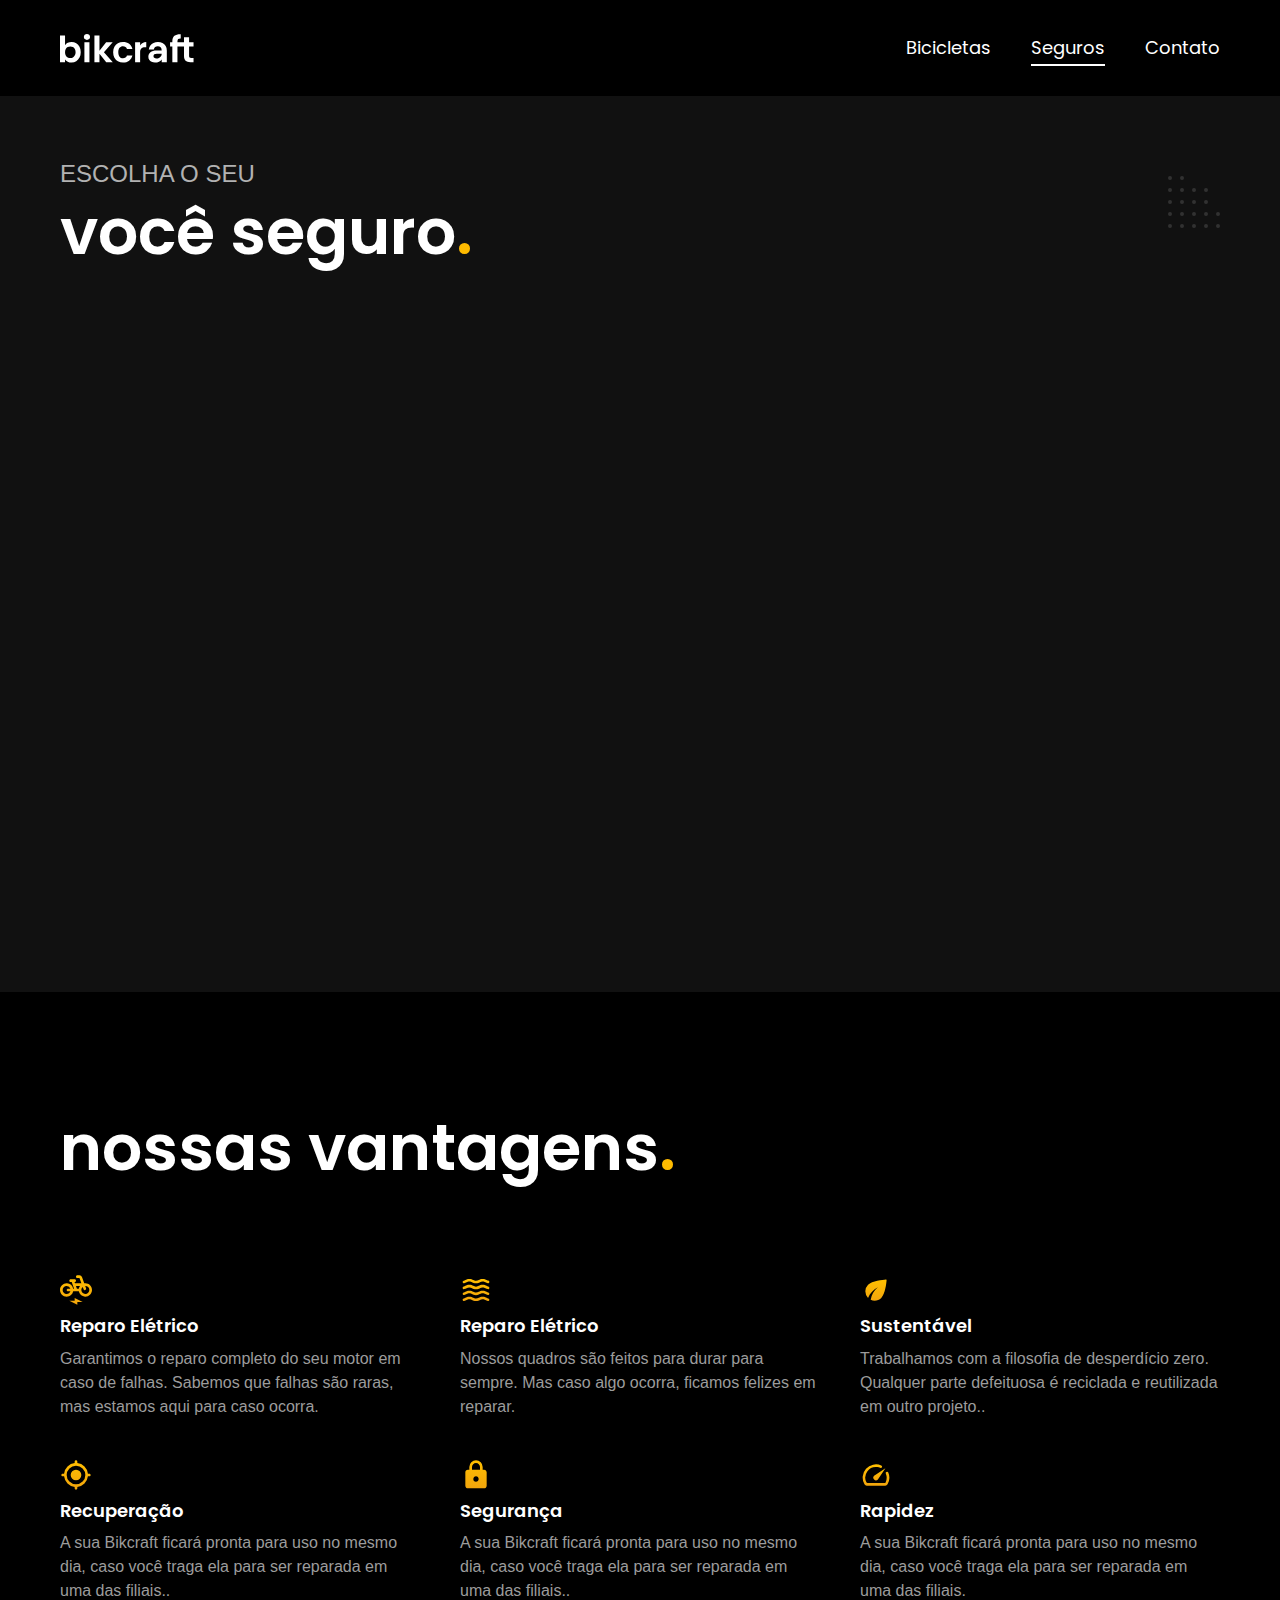
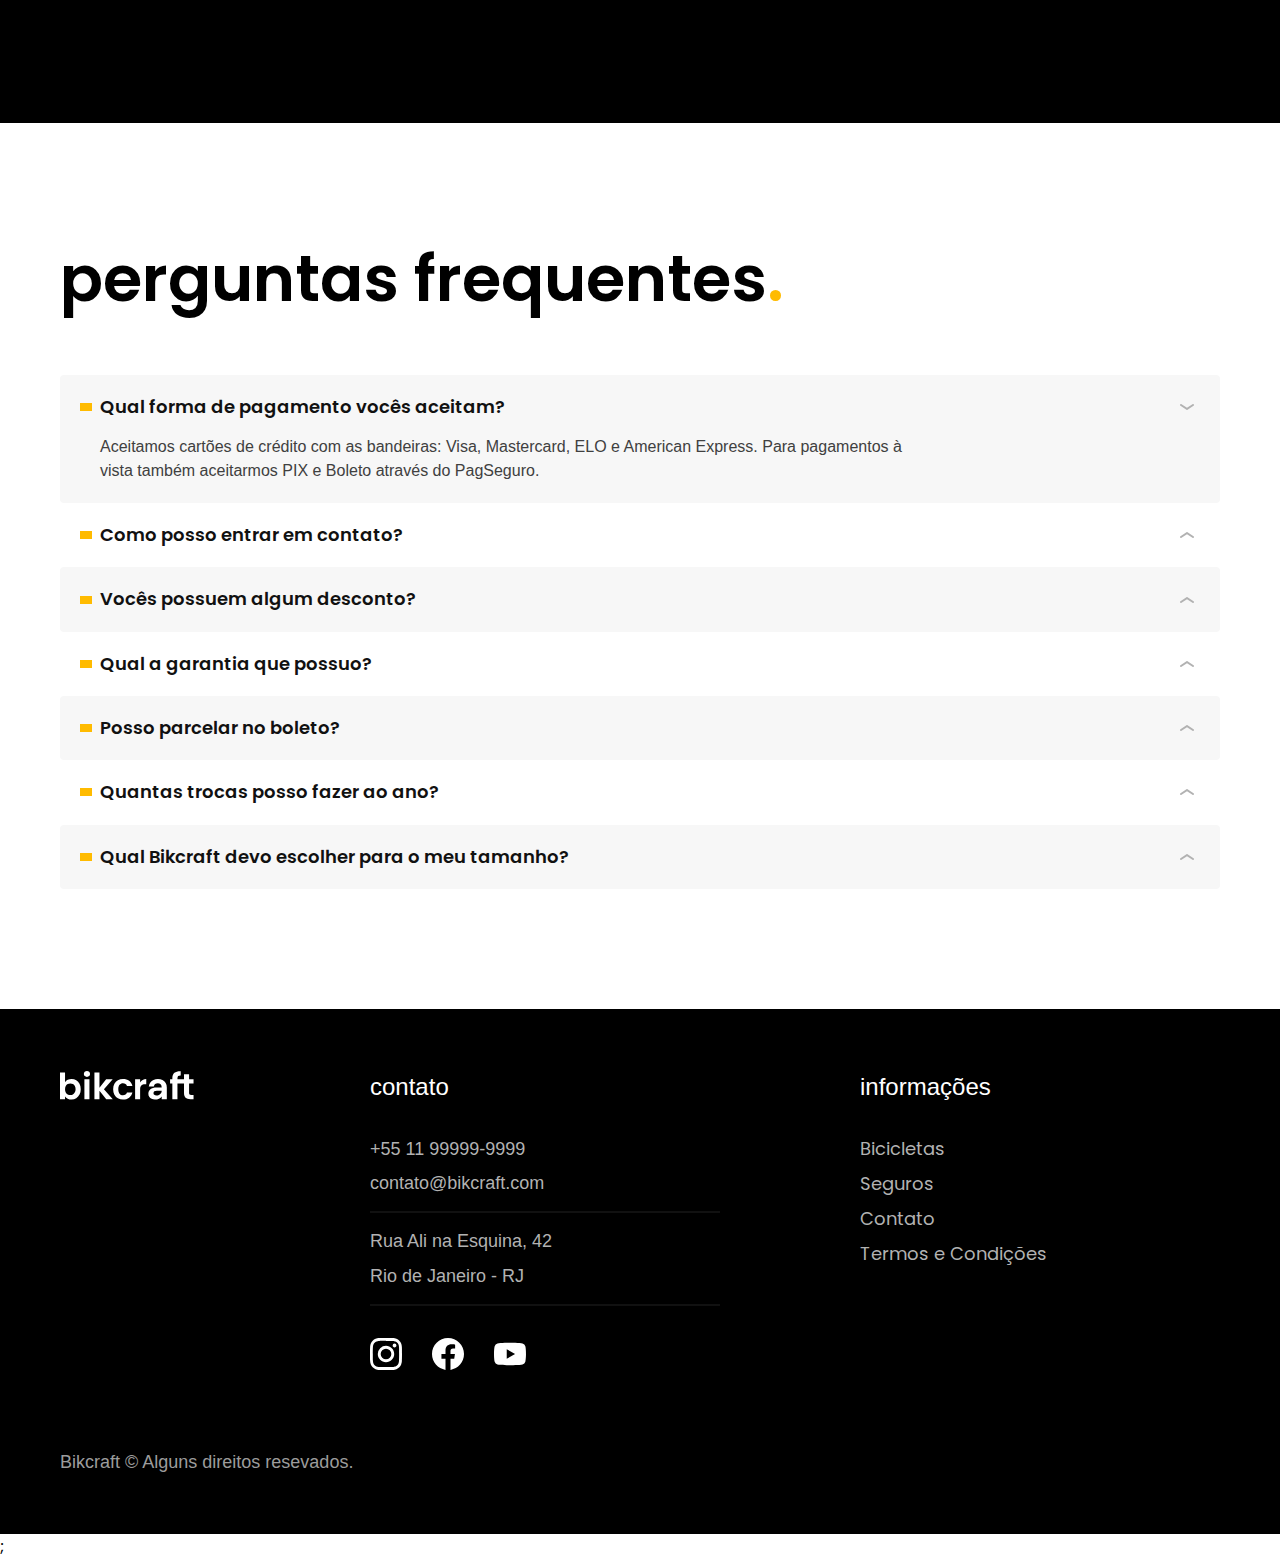
<file: seguros.html>
<!DOCTYPE html>
<html lang="pt-br">

<head>
    <meta charset="UTF-8">
    <meta name="viewport" content="width=device-width, initial-scale=1.0">

    <title>Seguros | Bikcraft</title>
    <meta name="description" content="Nossos seguros.">

    <link rel="icon" href="./favicon.svg" type="image/svg+xml">
    <link rel="preload" href="./css/style.min.css" as="style">
    <link rel="stylesheet" href="./css/style.min.css">
    
    <script>document.documentElement.classList.add('js')</script>

    <link href="https://fonts.googleapis.com/css2?family=Merriweather:ital,wght@1,900&display=swap" rel="stylesheet">
    <link rel="preconnect" href="https://fonts.googleapis.com">
    <link rel="preconnect" href="https://fonts.gstatic.com" crossorigin>
    <link
        href="https://fonts.googleapis.com/css2?family=Poppins:wght@400;600&family=Roboto+Slab:wght@400;500&display=swap"
        rel="stylesheet">
</head>

<body id="seguros">
    <header class="header-bg">
        <div class="header container">
            <a href="./">
                <img src="./img/bikcraft.svg" alt="bikcraft">
            </a>

            <nav aria-label="primaria">
                <ul class="header-menu">
                    <li><a href="./bicicletas.html">Bicicletas</a></li>
                    <li><a href="./seguros.html">Seguros</a></li>
                    <li><a href="./contato.html">Contato</a></li>
                </ul>
            </nav>
        </div>
    </header>

    <main class="seguros-bg">
        <div class="titulo-bg">
            <div class="titulo container">
                <p>Escolha o seu</p>
                <h1>você seguro<span class="ponto-span">.</span></h1>
            </div>
        </div>

        <div class="seguros container fadeInLeft" data-anime="200">
            <div class="seguros-item">
                <h3>prata</h3>
                <span>R$ 199 <span>mensal</span></span>
                <ul>
                    <li>Duas trocas por ano</li>
                    <li>Assistência técnica</li>
                    <li>Suporte 08h às 18h</li>
                    <li>Cobertura estaadual</li>
                </ul>
                <a class="botao secundario" href="./orcamento.html?tipo=seguro&produto=prata">inscreva-se</a>
            </div>

            <div class="seguros-item fadeInLeft" data-anime="400">
                <h3 class="h3">ouro</h3>
                <span>R$ 299 <span>mensal</span></span>
                <ul>
                    <li>Cinco trocas por ano</li>
                    <li>Asisistência especial</li>
                    <li>Suporte 24h</li>
                    <li>Cobertura nacional</li>
                    <li>Desconto em parceiros</li>
                    <li>Acesso ao Clube Bikcraft</li>
                </ul>
                <a class="botao" href="./orcamento.html?tipo=seguro&produto=ouro">inscreva-se</a>
            </div>
        </div>
    </main>


    <article class="vantagens-bg">
        <div class="vantagens container">
            <h2>nossas vantagens<span class="ponto-span">.</span></h2>

            <div class="nossas-vantagens">
                <div>
                    <img src="./img/icones/eletrica.svg" alt="">
                    <h3>Reparo Elétrico</h3>
                    <p>Garantimos o reparo completo do seu motor em caso de falhas. Sabemos que falhas são raras, mas
                        estamos aqui para caso ocorra.</p>
                </div>
                <div>
                    <img src="./img/icones/carbono.svg" alt="">
                    <h3>Reparo Elétrico</h3>
                    <p>Nossos quadros são feitos para durar para sempre. Mas caso algo ocorra, ficamos felizes em
                        reparar.</p>
                </div>
                <div>
                    <img src="./img/icones/sustentavel.svg" alt="">
                    <h3>Sustentável</h3>
                    <p>Trabalhamos com a filosofia de desperdício zero. Qualquer parte defeituosa é reciclada e
                        reutilizada em outro projeto..</p>
                </div>
                <div>
                    <img src="./img/icones/rastreador.svg" alt="">
                    <h3>Recuperação</h3>
                    <p>A sua Bikcraft ficará pronta para uso no mesmo dia, caso você traga ela para ser reparada em uma
                        das filiais..</p>
                </div>
                <div>
                    <img src="./img/icones/seguro.svg" alt="">
                    <h3>Segurança</h3>
                    <p>A sua Bikcraft ficará pronta para uso no mesmo dia, caso você traga ela para ser reparada em uma
                        das filiais..</p>
                </div>
                <div>
                    <img src="./img/icones/velocidade.svg" alt="">
                    <h3>Rapidez</h3>
                    <p>A sua Bikcraft ficará pronta para uso no mesmo dia, caso você traga ela para ser reparada em uma
                        das filiais.</p>
                </div>
            </div>
        </div>
    </article>

    <article class="perguntas container">
        <h2>perguntas frequentes<span class="ponto-span">.</span></h2>
        <dl class="details">
            <div>
                <dt><button class="ativa" aria-controls="pergunta1" aria-expanded="true">Qual forma de pagamento vocês aceitam?</button></dt>
                <dd id="pergunta1" class="ativa">Aceitamos cartões de crédito com as bandeiras: Visa, Mastercard, ELO e American Express. Para
                    pagamentos à vista também aceitarmos PIX e Boleto através do PagSeguro.</dd>
            </div>
            <div>
                <dt><button aria-controls="pergunta2" aria-expanded="false">Como posso entrar em contato?</button></dt>
                <dd id="pergunta2">Lorem ipsum dolor, sit amet consectetur adipisicing elit. Non porro nam quis aspernatur ex laborum
                    quibusdam excepturi suscipit, neque temporibus quisquam delectus enim, numquam repellendus, sequi
                    odio rerum nisi iusto.</dd>
            </div>
            <div>
                <dt><button aria-controls="pergunta3" aria-expanded="false">Vocês possuem algum desconto?</button></dt>
                <dd id="pergunta3">Lorem ipsum dolor sit amet consectetur adipisicing elit. Corporis numquam dicta tempore earum
                    praesentium, ab nam ipsum possimus neque placeat dolorum illo necessitatibus? Corporis in neque
                    labore, eveniet quo alias?</dd>
            </div>
            <div>
                <dt><button aria-controls="pergunta4" aria-expanded="false">Qual a garantia que possuo?</button></dt>
                <dd id="pergunta4">Lorem ipsum dolor, sit amet consectetur adipisicing elit. Non porro nam quis aspernatur ex laborum
                    quibusdam excepturi suscipit, neque temporibus quisquam delectus enim, numquam repellendus, sequi
                    odio rerum nisi iusto.</dd>
            </div>
            <div>
                <dt><button aria-controls="pergunta5" aria-expanded="false">Posso parcelar no boleto?</button></dt>
                <dd id="pergunta5">Lorem ipsum dolor, sit amet consectetur adipisicing elit. Non porro nam quis aspernatur ex laborum
                    quibusdam excepturi suscipit, neque temporibus quisquam delectus enim, numquam repellendus, sequi
                    odio rerum nisi iusto.</dd>
            </div>
            <div>
                <dt><button aria-controls="pergunta6" aria-expanded="false">Quantas trocas posso fazer ao ano?</button></dt>
                <dd id="pergunta6">Lorem ipsum dolor, sit amet consectetur adipisicing elit. Non porro nam quis aspernatur ex laborum
                    quibusdam excepturi suscipit, neque temporibus quisquam delectus enim, numquam repellendus, sequi
                    odio rerum nisi iusto.</dd>
            </div>
            <div>
                <dt><button aria-controls="pergunta7" aria-expanded="false">Qual Bikcraft devo escolher para o meu tamanho?</button></dt>
                <dd id="pergunta7">Lorem ipsum dolor sit amet consectetur adipisicing elit. Expedita totam quos sapiente corporis
                    consequatur aperiam, voluptatum nulla corrupti, necessitatibus voluptas deserunt placeat officiis
                    ipsum nobis molestias eligendi, explicabo sint libero?</dd>
            </div>
        </dl>
    </article>

    <footer class="footer-bg">
        <div class="footer container">
            <img src="./img/bikcraft.svg" alt="Bikcraft">

            <div class="footer-contato">
                <h3>contato</h3>
                <ul>
                    <li><a href="tel:+5511999999999">+55 11 99999-9999</a></li>
                    <li><a href="mailto:contato@bikcraft.com">contato@bikcraft.com</a></li>
                    <li>Rua Ali na Esquina, 42</li>
                    <li>Rio de Janeiro - RJ</li>
                </ul>
                <div class="footer-redes">
                    <a href="./"><img src="./img/redes/instagram.svg" alt="Instagram"></a>
                    <a href="./"><img src="./img/redes/facebook.svg" alt="Facebook"></a>
                    <a href="./"><img src="./img/redes/youtube.svg" alt="YouTube"></a>
                </div>
            </div>

            <div class="footer-informacoes">
                <h3>informações</h3>
                <nav aria-label="primaria">
                    <ul>
                        <li><a href="./bicicletas.html">Bicicletas</a></li>
                        <li><a href="./seguros.html">Seguros</a></li>
                        <li><a href="./contato.html">Contato</a></li>
                        <li><a href="./termos.html">Termos e Condições</a></li>
                    </ul>
                </nav>
            </div>
            <p class="footer-copy">Bikcraft © Alguns direitos resevados.</p>
        </div>
    </footer>
    
    <script src="./js/plugins/simple-anime.js"></script>;
    <script src="./js/script.js"></script>
</body>

</html>
</file>
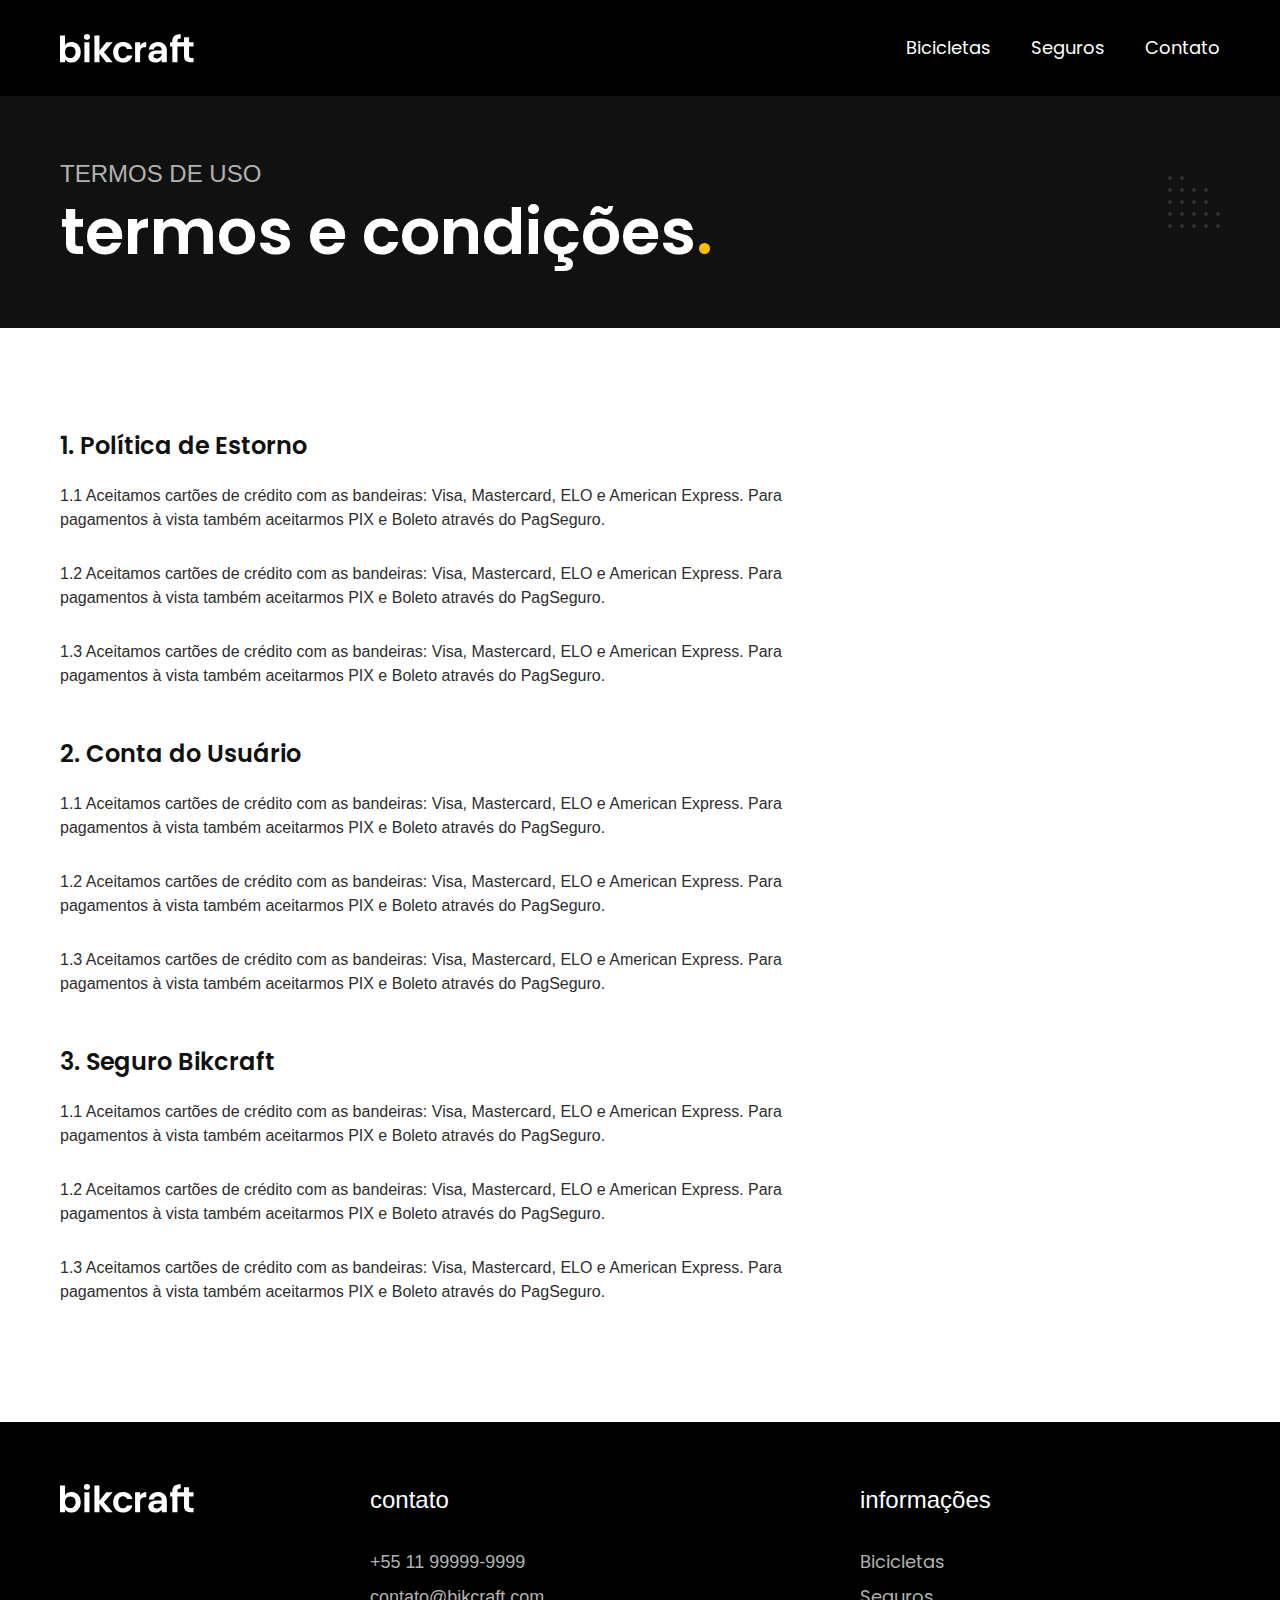
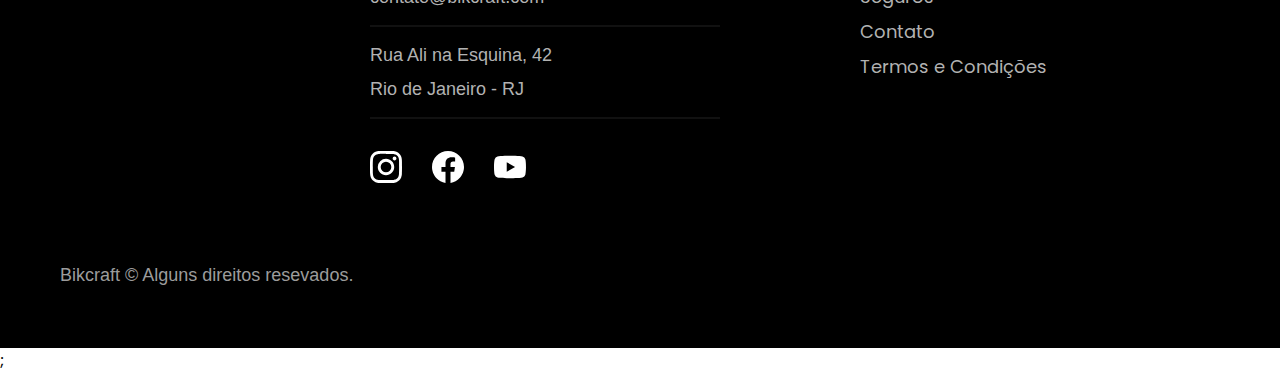
<file: termos.html>
<!DOCTYPE html>
<html lang="pt-br">

<head>
    <meta charset="UTF-8">
    <meta name="viewport" content="width=device-width, initial-scale=1.0">

    <title>Termos e condições | Bikcraft</title>
    <meta name="description" content="Termos e condições.">

    <link rel="icon" href="./favicon.svg" type="image/svg+xml">
    <link rel="preload" href="./css/style.min.css" as="style">
    <link rel="stylesheet" href="./css/style.min.css">
    
    <script>document.documentElement.classList.add('js')</script>

    <link href="https://fonts.googleapis.com/css2?family=Merriweather:ital,wght@1,900&display=swap" rel="stylesheet">
    <link rel="preconnect" href="https://fonts.googleapis.com">
    <link rel="preconnect" href="https://fonts.gstatic.com" crossorigin>
    <link
        href="https://fonts.googleapis.com/css2?family=Poppins:wght@400;600&family=Roboto+Slab:wght@400;500&display=swap"
        rel="stylesheet">
</head>

<body id="Termos">
    <header class="header-bg">
        <div class="header container">
            <a href="./">
                <img src="./img/bikcraft.svg" alt="bikcraft">
            </a>

            <nav aria-label="primaria">
                <ul class="header-menu">
                    <li><a href="./bicicletas.html">Bicicletas</a></li>
                    <li><a href="./seguros.html">Seguros</a></li>
                    <li><a href="./contato.html">Contato</a></li>
                </ul>
            </nav>
        </div>
    </header>

    <main>
        <div class="titulo-bg">
            <div class="titulo container">
                <p>Termos de uso</p>
                <h1>termos e condições<span class="ponto-span">.</span></h1>
            </div>
        </div>

        <div class="termos container">
            <h2>1. Política de Estorno</h2>
            <ul class="termo-lista">
                <li>1.1 Aceitamos cartões de crédito com as bandeiras: Visa, Mastercard, ELO e American Express. Para
                    pagamentos à vista também aceitarmos PIX e Boleto através do PagSeguro.</li>
                <li>1.2 Aceitamos cartões de crédito com as bandeiras: Visa, Mastercard, ELO e American Express. Para
                    pagamentos à vista também aceitarmos PIX e Boleto através do PagSeguro.</li>
                <li>1.3 Aceitamos cartões de crédito com as bandeiras: Visa, Mastercard, ELO e American Express. Para
                    pagamentos à vista também aceitarmos PIX e Boleto através do PagSeguro.</li>
            </ul>

            <h2>2. Conta do Usuário</h2>
            <ul class="termo-lista">
                <li>1.1 Aceitamos cartões de crédito com as bandeiras: Visa, Mastercard, ELO e American Express. Para
                    pagamentos à vista também aceitarmos PIX e Boleto através do PagSeguro.</li>
                <li>1.2 Aceitamos cartões de crédito com as bandeiras: Visa, Mastercard, ELO e American Express. Para
                    pagamentos à vista também aceitarmos PIX e Boleto através do PagSeguro.</li>
                <li>1.3 Aceitamos cartões de crédito com as bandeiras: Visa, Mastercard, ELO e American Express. Para
                    pagamentos à vista também aceitarmos PIX e Boleto através do PagSeguro.</li>
            </ul>

            <h2>3. Seguro Bikcraft</h2>
            <ul class="termo-lista">
                <li>1.1 Aceitamos cartões de crédito com as bandeiras: Visa, Mastercard, ELO e American Express. Para
                    pagamentos à vista também aceitarmos PIX e Boleto através do PagSeguro.</li>
                <li>1.2 Aceitamos cartões de crédito com as bandeiras: Visa, Mastercard, ELO e American Express. Para
                    pagamentos à vista também aceitarmos PIX e Boleto através do PagSeguro.</li>
                <li>1.3 Aceitamos cartões de crédito com as bandeiras: Visa, Mastercard, ELO e American Express. Para
                    pagamentos à vista também aceitarmos PIX e Boleto através do PagSeguro.</li>
            </ul>
        </div>

    </main>

    <footer class="footer-bg">
        <div class="footer container">
            <img src="./img/bikcraft.svg" alt="Bikcraft">

            <div class="footer-contato">
                <h3>contato</h3>
                <ul>
                    <li><a href="tel:+5511999999999">+55 11 99999-9999</a></li>
                    <li><a href="mailto:contato@bikcraft.com">contato@bikcraft.com</a></li>
                    <li>Rua Ali na Esquina, 42</li>
                    <li>Rio de Janeiro - RJ</li>
                </ul>
                <div class="footer-redes">
                    <a href="./"><img src="./img/redes/instagram.svg" alt="Instagram"></a>
                    <a href="./"><img src="./img/redes/facebook.svg" alt="Facebook"></a>
                    <a href="./"><img src="./img/redes/youtube.svg" alt="YouTube"></a>
                </div>
            </div>

            <div class="footer-informacoes">
                <h3>informações</h3>
                <nav aria-label="primaria">
                    <ul>
                        <li><a href="./bicicletas.html">Bicicletas</a></li>
                        <li><a href="./seguros.html">Seguros</a></li>
                        <li><a href="./contato.html">Contato</a></li>
                        <li><a href="./termos.html">Termos e Condições</a></li>
                    </ul>
                </nav>
            </div>
            <p class="footer-copy">Bikcraft © Alguns direitos resevados.</p>
        </div>
    </footer>

    <script src="./js/plugins/simple-anime.js"></script>;
   <script src="./js/script.js"></script>
</body>

</html>
</file>
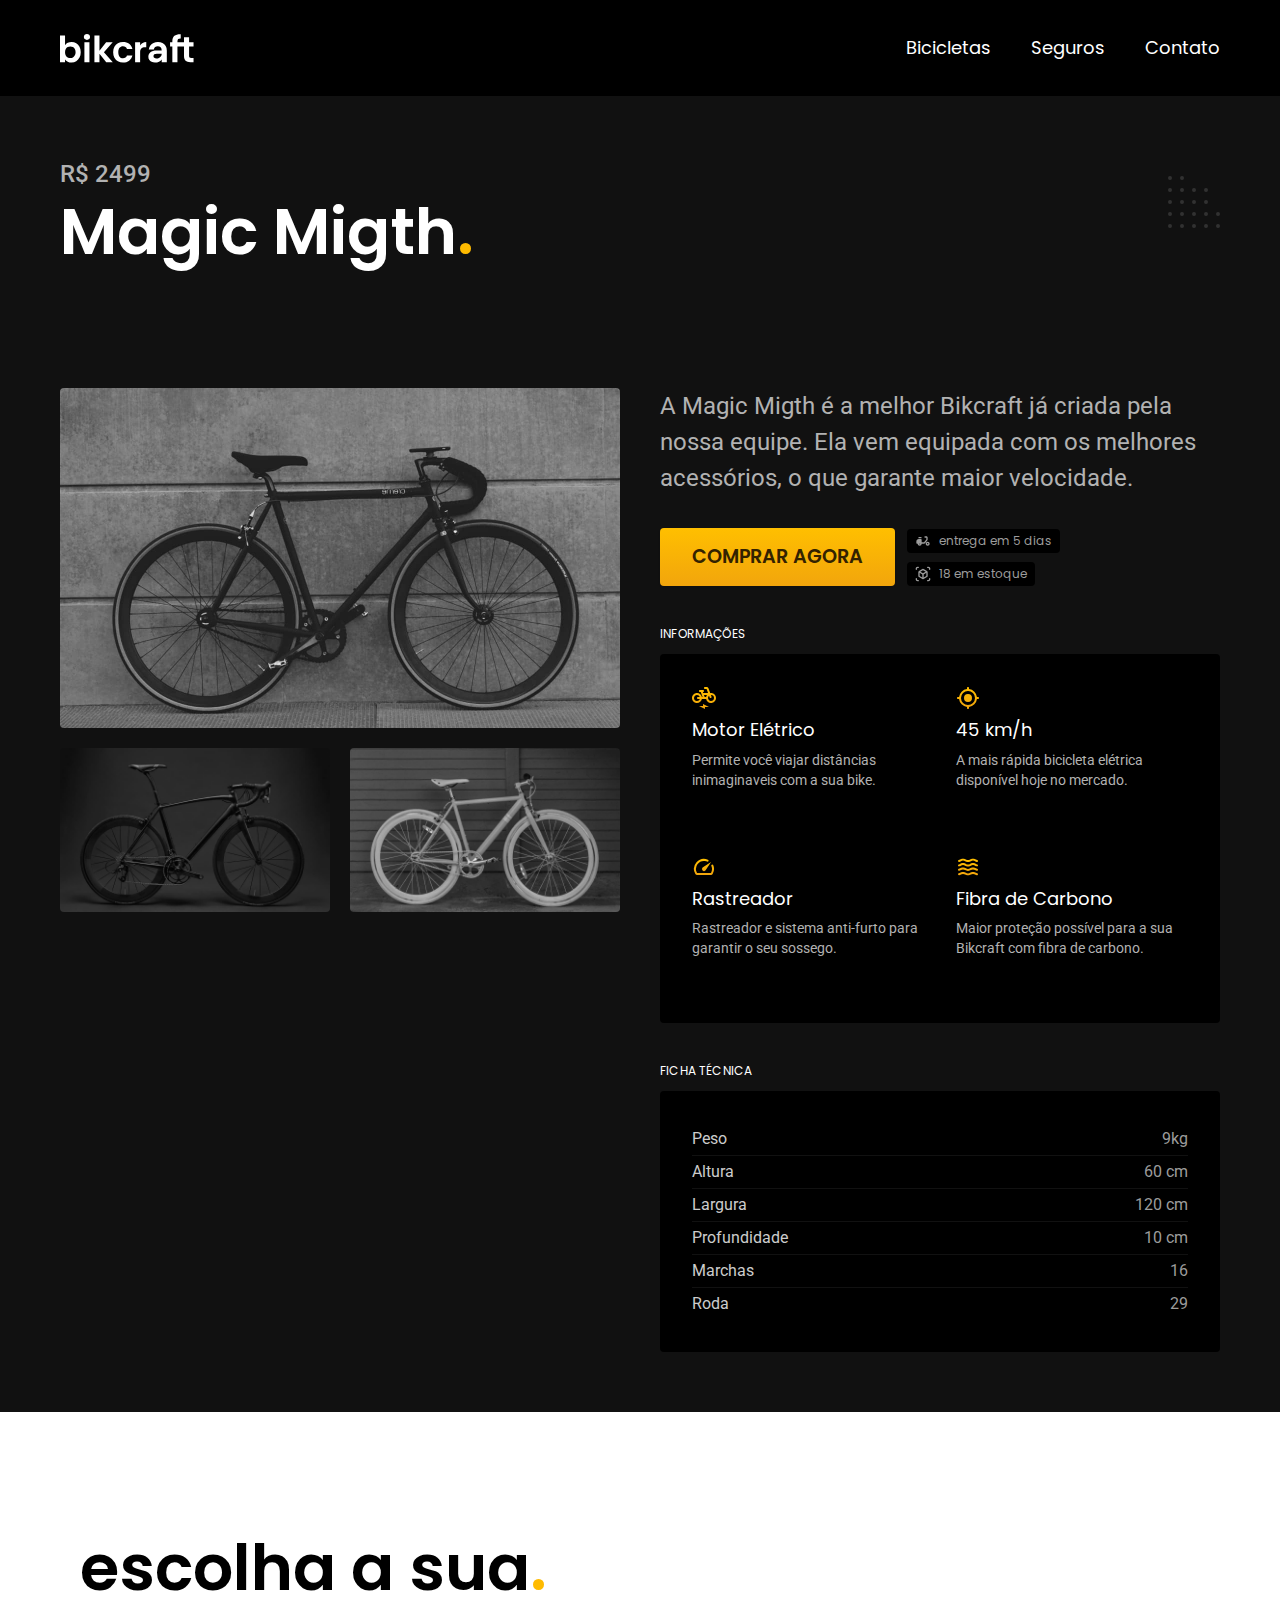
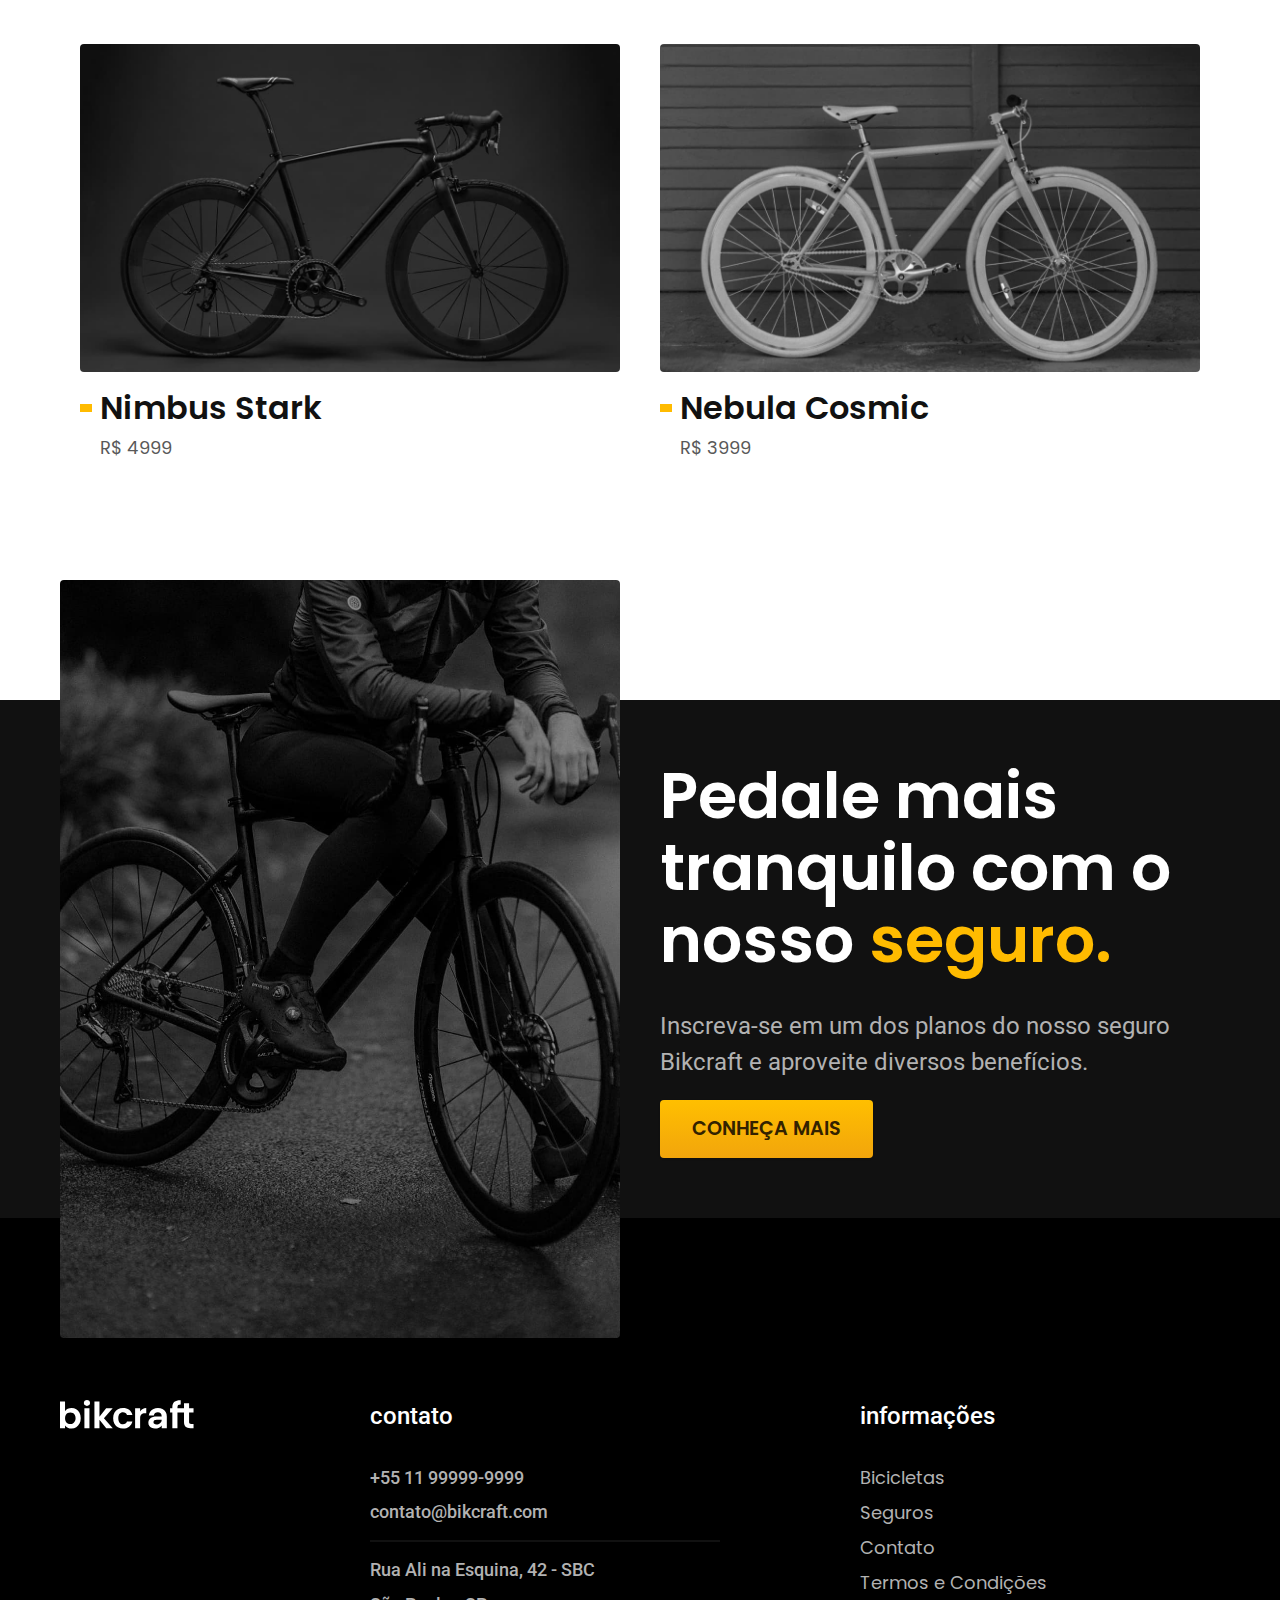
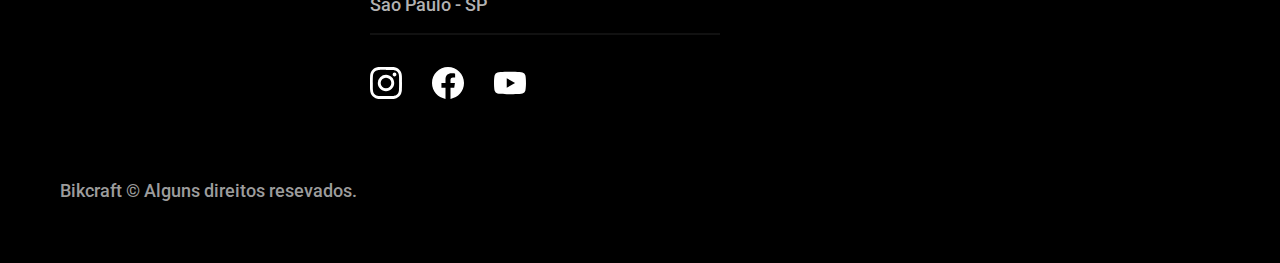
<file: bicicletas/magic.html>
<!DOCTYPE html>
<html lang="pt-br">

<head>
    <meta charset="UTF-8">
    <meta name="viewport" content="width=device-width, initial-scale=1.0">

    <title>Magic Might | Bikcraft</title>
    <meta name="description" content="Bicicleta Nimbus.">

    <link rel="icon" href="../favicon.svg" type="image/svg+xml">
    <link rel="preload" href="../css/style.min.css" as="style">
    <link rel="stylesheet" href="../css/style.min.css">
    <script>document.documentElement.classList.add('js');</script>

    <link rel="preconnect" href="https://fonts.googleapis.com">
    <link rel="preconnect" href="https://fonts.gstatic.com" crossorigin>
    <link href="https://fonts.googleapis.com/css2?family=Merriweather:ital,wght@1,900&family=Poppins:wght@400;600&family=Roboto:wght@400;500&display=swap" rel="stylesheet">
</head>

<body id="bicicleta">
    <header class="header-bg">
        <div class="header container">
            <a href="../">
                <img src="../img/bikcraft.svg" alt="bikcraft">
            </a>

            <nav aria-label="primaria">
                <ul class="header-menu">
                    <li><a href="../bicicletas.html">Bicicletas</a></li>
                    <li><a href="../seguros.html">Seguros</a></li>
                    <li><a href="../contato.html">Contato</a></li>
                </ul>
            </nav>
        </div>
    </header>

    <main class="titulo-bg">
        <div>
            <div class="titulo container">
                <p>R$ 2499</p>
                <h1>Magic Migth<span class="ponto-span">.</span></h1>
            </div>
        </div>
    </main>

    <article>
        <div class="bicicleta-bg">
            <div class="bicicleta container">
                <div class="bicicleta-img">
                    <img src="../img/bicicletas/magic.jpg" alt="Bicicleta 1">
                    <img src="../img/bicicletas/nimbus.jpg" alt="Bicicleta 2">
                    <img src="../img/bicicletas/nebula.jpg" alt="Bicicleta 3">
                </div>

                <div class="bicicleta-conteudo">
                    <p>A Magic Migth é a melhor Bikcraft já criada pela nossa equipe. Ela vem equipada com os
                        melhores
                        acessórios, o que garante maior velocidade.</p>

                    <div class="bicicleta-comprar">
                        <a class="botao" href="../orcamento.html?tipo=bikcraft&produto=magic">comprar agora</a>
                        <span><img src="../img/icones/entrega.svg" alt="icone">entrega em 5 dias</span>
                        <span><img src="../img/icones/estoque.svg" alt="icone">18 em estoque </span>
                    </div>

                    <h2>informações</h2>

                    <ul class="bicicleta-informacao">
                        <li>
                            <img src="../img/icones/eletrica.svg" alt="">
                            <h3>Motor Elétrico</h3>
                            <p>Permite você viajar distâncias inimaginaveis com a sua bike.</p>
                        </li>
                        <li>
                            <img src="../img/icones/rastreador.svg" alt="">
                            <h3>45 km/h</h3>
                            <p>A mais rápida bicicleta elétrica disponível hoje no mercado.</p>
                        </li>
                        <li>
                            <img src="../img/icones/velocidade.svg" alt="">
                            <h3>Rastreador</h3>
                            <p>Rastreador e sistema anti-furto para garantir o seu sossego.</p>
                        </li>
                        <li>
                            <img src="../img/icones/carbono.svg" alt="">
                            <h3>Fibra de Carbono</h3>
                            <p>Maior proteção possível para a sua Bikcraft com fibra de carbono.</p>
                        </li>
                    </ul>

                    <h2>ficha técnica</h2>

                    <ul class="bicicleta-ficha">
                        <li>Peso <span>9kg</span></li>
                        <li>Altura <span>60 cm</span></li>
                        <li>Largura <span>120 cm</span></li>
                        <li>Profundidade <span>10 cm</span></li>
                        <li>Marchas <span>16</span></li>
                        <li>Roda <span>29</span></li>
                    </ul>
                </div>
            </div>
        </div>
    </article>

    <article class="bicicletas-lista container">
        <h2>escolha a sua<span class="ponto-span">.</span></h2>
        <ul>
            <li class="bicicletas-itens">
                <a href="./nimbus.html">
                    <img src="../img/bicicletas/nimbus.jpg" alt="Bicicleta-preta">
                    <h3>Nimbus Stark</h3>
                    <strong>R$ 4999</strong>
                </a>
            </li>
            <li class="bicicletas-itens">
                <a href="./nebula.html">
                    <img src="../img/bicicletas/nebula.jpg" alt="Bicicleta-cosmic">
                    <h3>Nebula Cosmic</h3>
                    <strong>R$ 3999</strong>
                </a>
            </li>
        </ul>
    </article>

    <article class="seguro-bg">
        <div class="seguro container">
            <div class="seguro-img">
                <img src="../img/fotos/seguros.jpg" alt="Pessoa parada em uma bicicleta">
            </div>
            <div class="seguro-conteudo">
                <h2>Pedale mais tranquilo com o nosso <span class="ponto-span">seguro.</span></h2>
                <p>Inscreva-se em um dos planos do nosso seguro Bikcraft e aproveite diversos benefícios.</p>
                <a class="botao" href="../seguros.html">conheça mais</a>
            </div>
        </div>
    </article>


    <footer class="footer-bg">
        <div class="footer container">
            <img src="../img/bikcraft.svg" alt="Bikcraft">

            <div class="footer-contato">
                <h3>contato</h3>
                <ul>
                    <li><a href="tel:+5511999999999">+55 11 99999-9999</a></li>
                    <li><a href="mailto:contato@bikcraft.com">contato@bikcraft.com</a></li>
                    <li>Rua Ali na Esquina, 42 - SBC</li>
                    <li>São Paulo - SP</li>
                </ul>
                <div class="footer-redes">
                    <a href="./"><img src="../img/redes/instagram.svg" alt="Instagram"></a>
                    <a href="./"><img src="../img/redes/facebook.svg" alt="Facebook"></a>
                    <a href="./"><img src="../img/redes/youtube.svg" alt="YouTube"></a>
                </div>
            </div>

            <div class="footer-informacoes">
                <h3>informações</h3>
                <nav aria-label="primaria">
                    <ul>
                        <li><a href="../bicicletas.html">Bicicletas</a></li>
                        <li><a href="../seguros.html">Seguros</a></li>
                        <li><a href="../contato.html">Contato</a></li>
                        <li><a href="../termos.html">Termos e Condições</a></li>
                    </ul>
                </nav>
            </div>
            <p class="footer-copy">Bikcraft © Alguns direitos resevados.</p>
        </div>
    </footer>

    <script src="../js/script.js"></script>
</body>

</html>
</file>
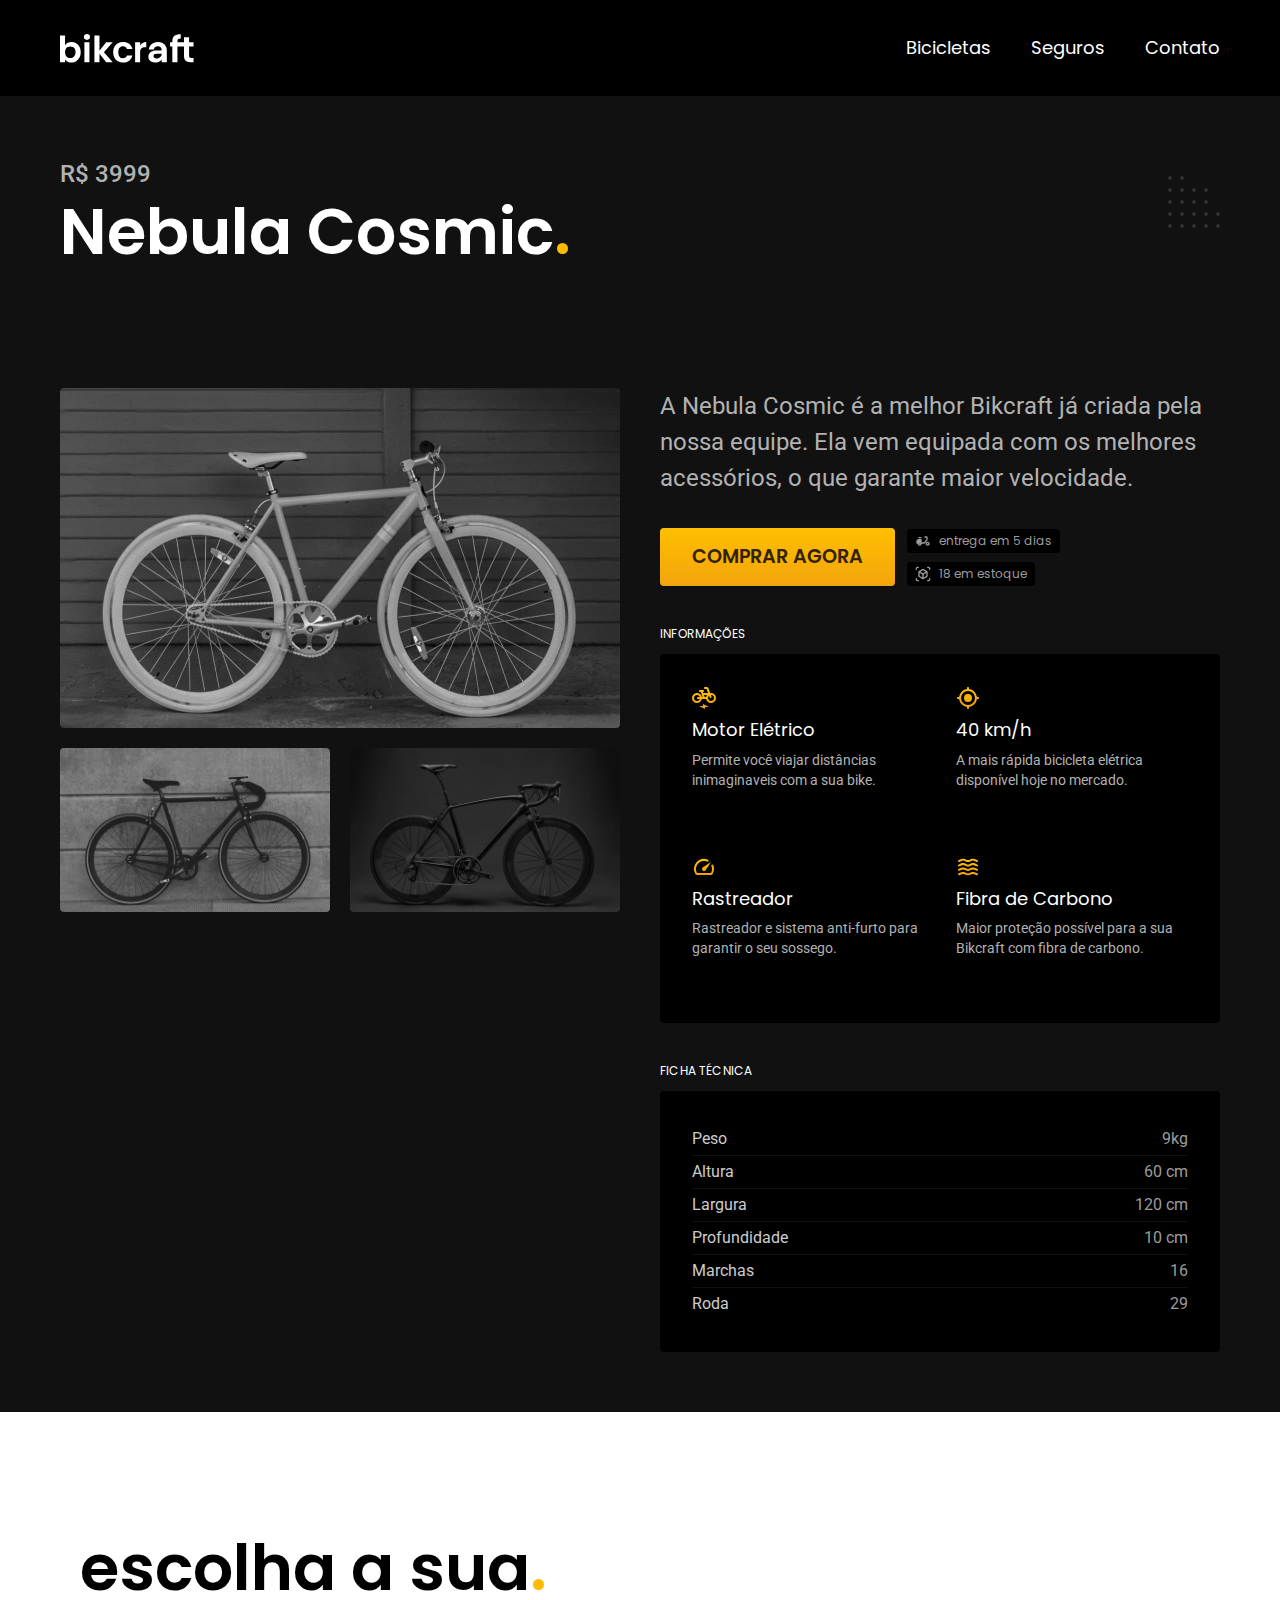
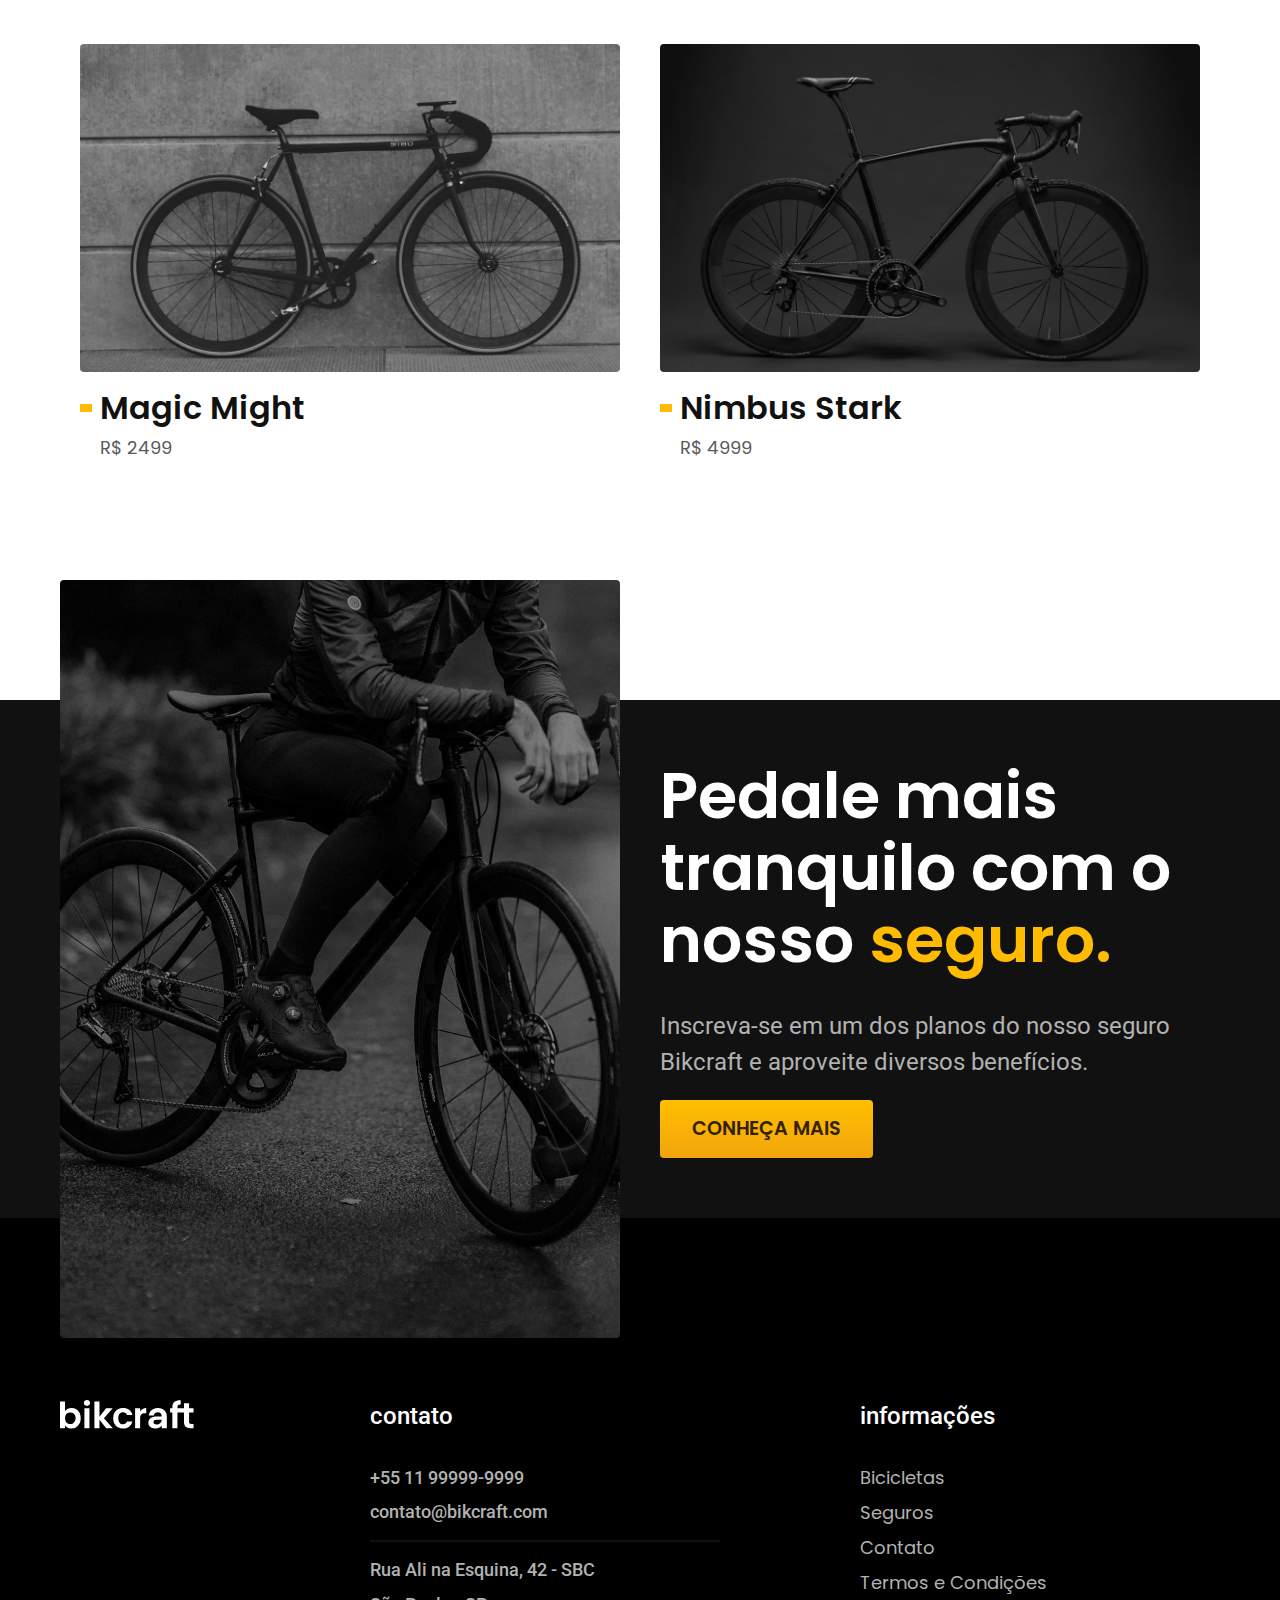
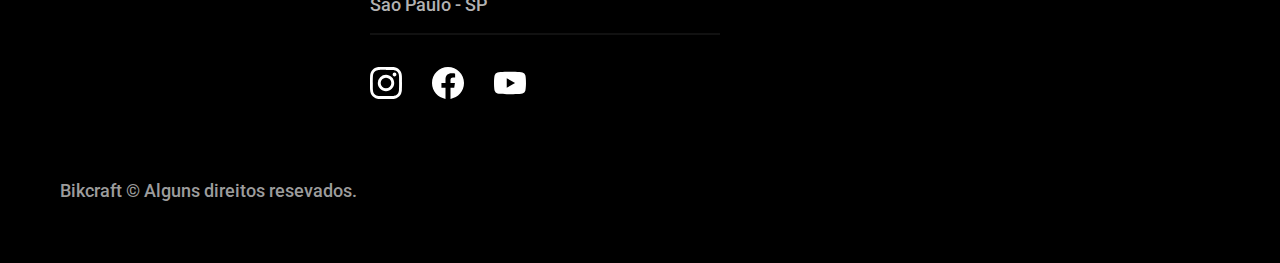
<file: bicicletas/nebula.html>
<!DOCTYPE html>
<html lang="pt-br">

<head>
    <meta charset="UTF-8">
    <meta name="viewport" content="width=device-width, initial-scale=1.0">

    <title>Nebula Cosmic | Bikcraft</title>
    <meta name="description" content="Bicicleta Nimbus.">

    <link rel="icon" href="../favicon.svg" type="image/svg+xml">
    <link rel="preload" href="../css/style.min.css" as="style">
    <link rel="stylesheet" href="../css/style.min.css">
    <script>document.documentElement.classList.add('js');</script>

    <link rel="preconnect" href="https://fonts.googleapis.com">
    <link rel="preconnect" href="https://fonts.gstatic.com" crossorigin>
    <link href="https://fonts.googleapis.com/css2?family=Merriweather:ital,wght@1,900&family=Poppins:wght@400;600&family=Roboto:wght@400;500&display=swap" rel="stylesheet">
</head>

<body id="bicicleta">
    <header class="header-bg">
        <div class="header container">
            <a href="../">
                <img src="../img/bikcraft.svg" alt="bikcraft">
            </a>

            <nav aria-label="primaria">
                <ul class="header-menu">
                    <li><a href="../bicicletas.html">Bicicletas</a></li>
                    <li><a href="../seguros.html">Seguros</a></li>
                    <li><a href="../contato.html">Contato</a></li>
                </ul>
            </nav>
        </div>
    </header>

    <main class="titulo-bg">
        <div>
            <div class="titulo container">
                <p>R$ 3999</p>
                <h1>Nebula Cosmic<span class="ponto-span">.</span></h1>
            </div>
        </div>
    </main>

    <article>
        <div class="bicicleta-bg">
            <div class="bicicleta container">
                <div class="bicicleta-img">
                    <img src="../img/bicicletas/nebula.jpg" alt="Bicicleta 1">
                    <img src="../img/bicicletas/magic.jpg" alt="Bicicleta 2">
                    <img src="../img/bicicletas/nimbus.jpg" alt="Bicicleta 3">
                </div>

                <div class="bicicleta-conteudo">
                    <p>A Nebula Cosmic é a melhor Bikcraft já criada pela nossa equipe. Ela vem equipada com os
                        melhores
                        acessórios, o que garante maior velocidade.</p>

                    <div class="bicicleta-comprar">
                        <a class="botao" href="../orcamento.html?tipo=bikcraft&produto=nebula">comprar agora</a>
                        <span><img src="../img/icones/entrega.svg" alt="icone">entrega em 5 dias</span>
                        <span><img src="../img/icones/estoque.svg" alt="icone">18 em estoque </span>
                    </div>

                    <h2>informações</h2>

                    <ul class="bicicleta-informacao">
                        <li>
                            <img src="../img/icones/eletrica.svg" alt="">
                            <h3>Motor Elétrico</h3>
                            <p>Permite você viajar distâncias inimaginaveis com a sua bike.</p>
                        </li>
                        <li>
                            <img src="../img/icones/rastreador.svg" alt="">
                            <h3>40 km/h</h3>
                            <p>A mais rápida bicicleta elétrica disponível hoje no mercado.</p>
                        </li>
                        <li>
                            <img src="../img/icones/velocidade.svg" alt="">
                            <h3>Rastreador</h3>
                            <p>Rastreador e sistema anti-furto para garantir o seu sossego.</p>
                        </li>
                        <li>
                            <img src="../img/icones/carbono.svg" alt="">
                            <h3>Fibra de Carbono</h3>
                            <p>Maior proteção possível para a sua Bikcraft com fibra de carbono.</p>
                        </li>
                    </ul>

                    <h2>ficha técnica</h2>

                    <ul class="bicicleta-ficha">
                        <li>Peso <span>9kg</span></li>
                        <li>Altura <span>60 cm</span></li>
                        <li>Largura <span>120 cm</span></li>
                        <li>Profundidade <span>10 cm</span></li>
                        <li>Marchas <span>16</span></li>
                        <li>Roda <span>29</span></li>
                    </ul>
                </div>
            </div>
        </div>
    </article>

    <article class="bicicletas-lista container">
        <h2>escolha a sua<span class="ponto-span">.</span></h2>
        <ul>
            <li class="bicicletas-itens">
                <a href="./magic.html">
                    <img src="../img/bicicletas/magic.jpg" alt="Bicicleta Magic Might">
                    <h3>Magic Might</h3>
                    <strong>R$ 2499</strong>
                </a>
            </li>
            <li class="bicicletas-itens">
                <a href="./nimbus.html">
                    <img src="../img/bicicletas/nimbus.jpg" alt="Bicicleta Nimbus stark">
                    <h3>Nimbus Stark</h3>
                    <strong>R$ 4999</strong>
                </a>
            </li>
        </ul>
    </article>

    <article class="seguro-bg">
        <div class="seguro container">
            <div class="seguro-img">
                <img src="../img/fotos/seguros.jpg" alt="Pessoa parada em uma bicicleta">
            </div>
            <div class="seguro-conteudo">
                <h2>Pedale mais tranquilo com o nosso <span class="ponto-span">seguro.</span></h2>
                <p>Inscreva-se em um dos planos do nosso seguro Bikcraft e aproveite diversos benefícios.</p>
                <a class="botao" href="../seguros.html">conheça mais</a>
            </div>
        </div>
    </article>


    <footer class="footer-bg">
        <div class="footer container">
            <img src="../img/bikcraft.svg" alt="Bikcraft">

            <div class="footer-contato">
                <h3>contato</h3>
                <ul>
                    <li><a href="tel:+5511999999999">+55 11 99999-9999</a></li>
                    <li><a href="mailto:contato@bikcraft.com">contato@bikcraft.com</a></li>
                    <li>Rua Ali na Esquina, 42 - SBC</li>
                    <li>São Paulo - SP</li>
                </ul>
                <div class="footer-redes">
                    <a href="./"><img src="../img/redes/instagram.svg" alt="Instagram"></a>
                    <a href="./"><img src="../img/redes/facebook.svg" alt="Facebook"></a>
                    <a href="./"><img src="../img/redes/youtube.svg" alt="YouTube"></a>
                </div>
            </div>

            <div class="footer-informacoes">
                <h3>informações</h3>
                <nav aria-label="primaria">
                    <ul>
                        <li><a href="../bicicletas.html">Bicicletas</a></li>
                        <li><a href="../seguros.html">Seguros</a></li>
                        <li><a href="../contato.html">Contato</a></li>
                        <li><a href="../termos.html">Termos e Condições</a></li>
                    </ul>
                </nav>
            </div>
            <p class="footer-copy">Bikcraft © Alguns direitos resevados.</p>
        </div>
    </footer>

  <script src="../js/script.js"></script>
</body>

</html>
</file>
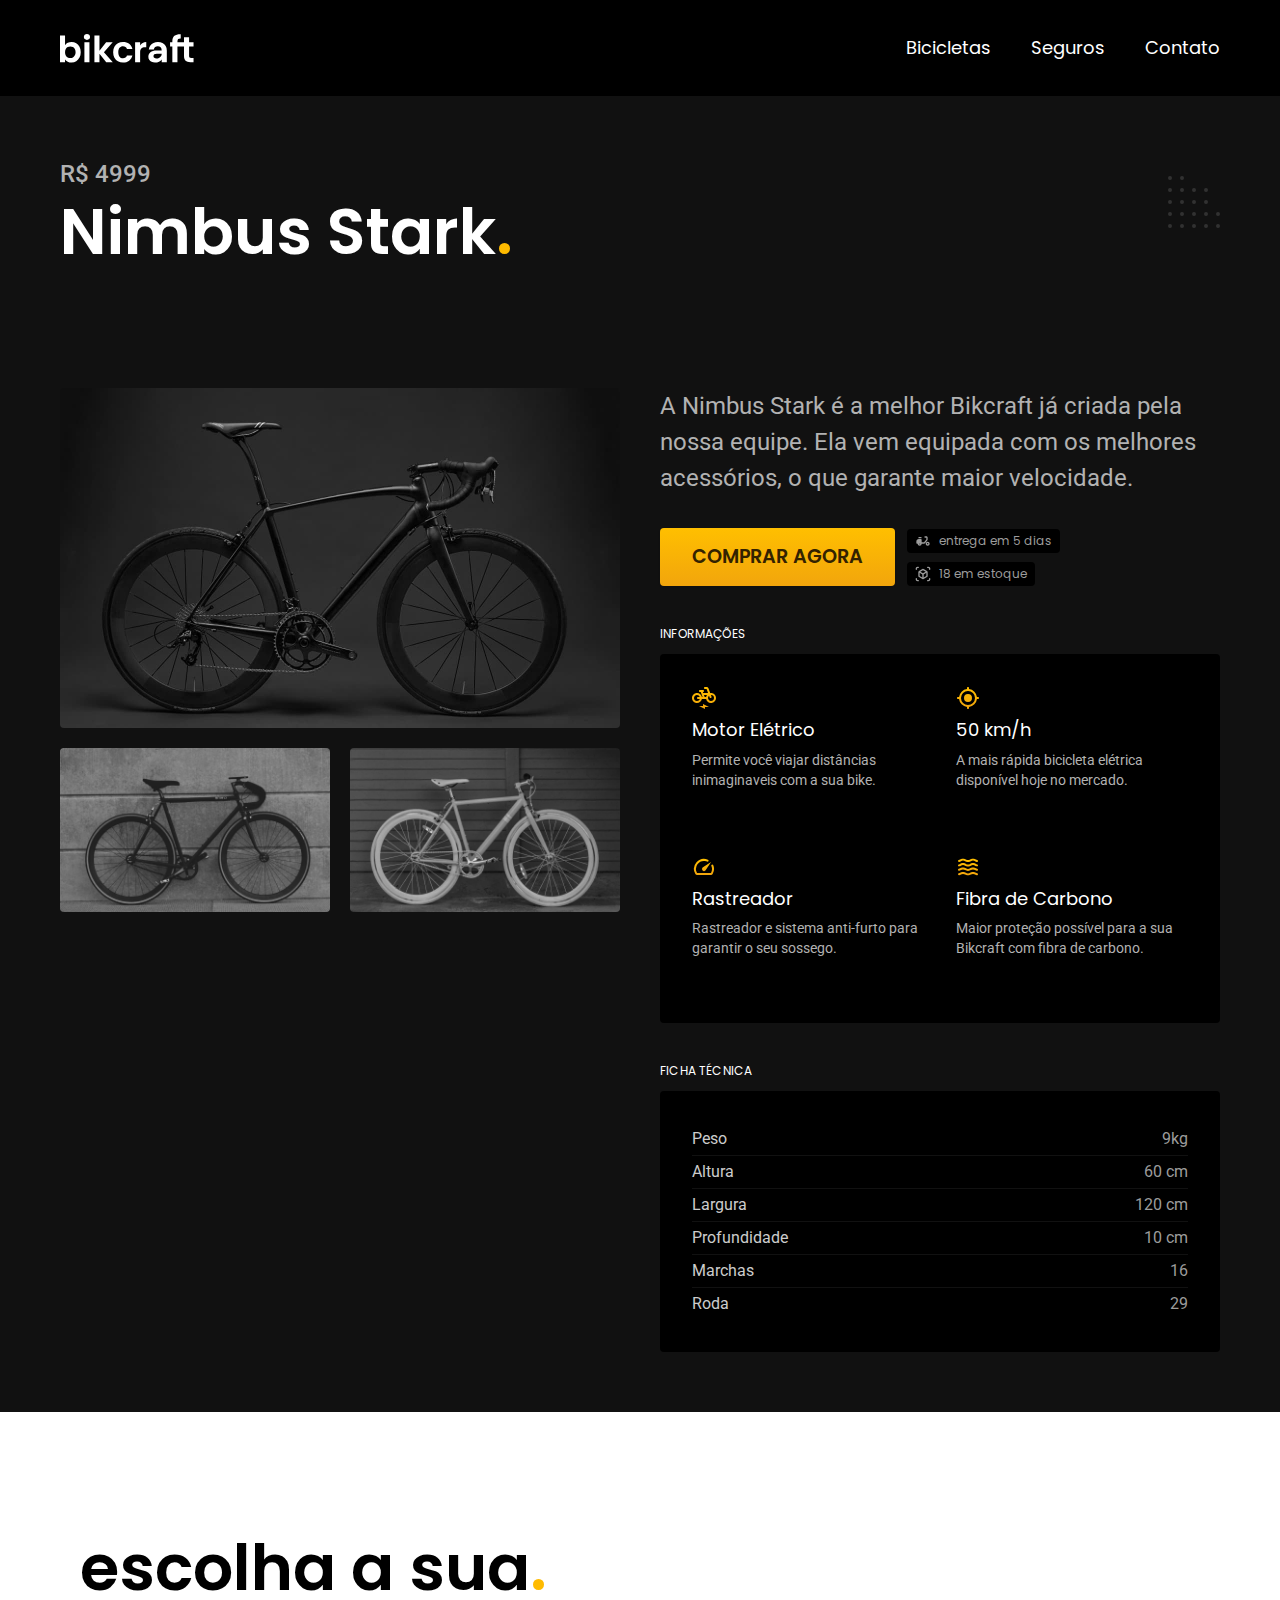
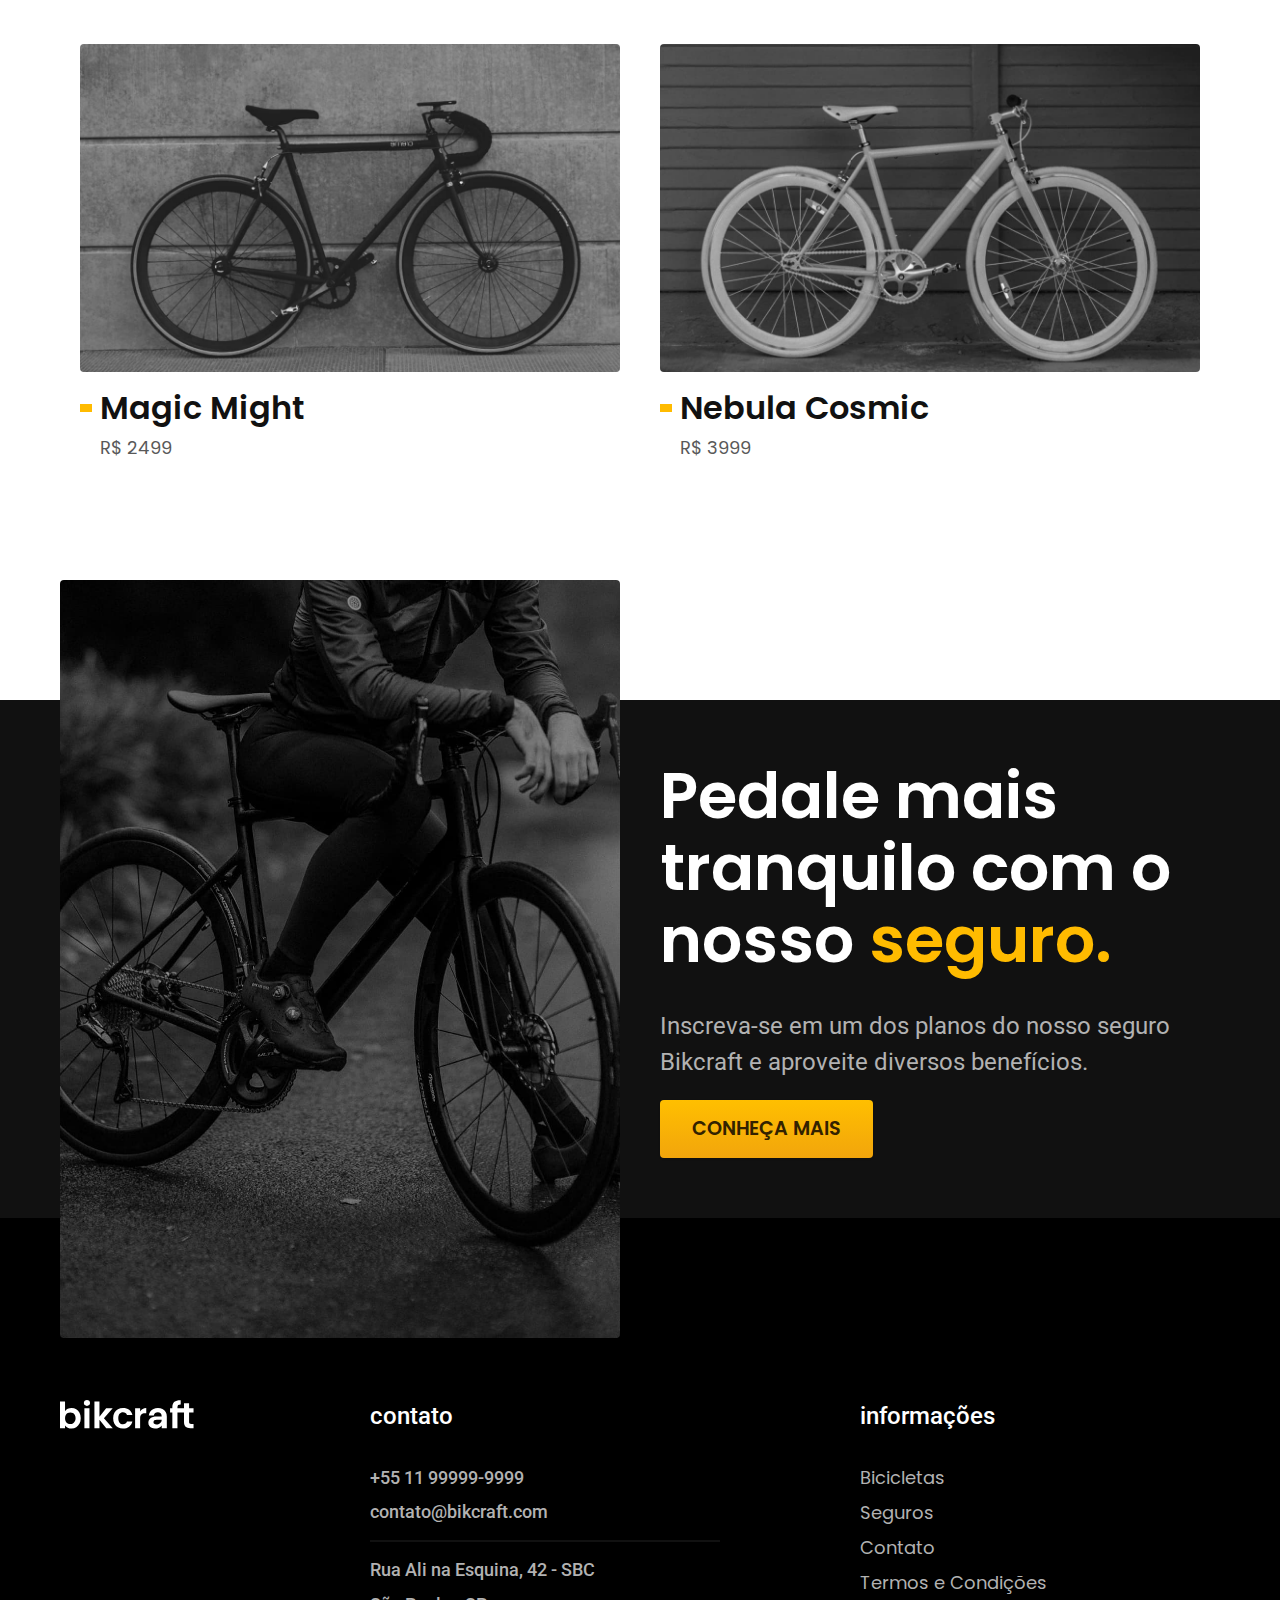
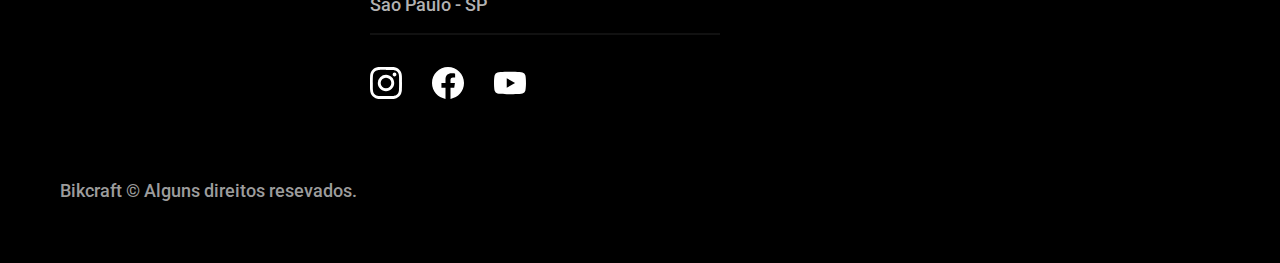
<file: bicicletas/nimbus.html>
<!DOCTYPE html>
<html lang="pt-br">

<head>
    <meta charset="UTF-8">
    <meta name="viewport" content="width=device-width, initial-scale=1.0">

    <title>Nimbus Stark | Bikcraft</title>
    <meta name="description" content="Bicicleta Nimbus.">

    <link rel="icon" href="../favicon.svg" type="image/svg+xml">
    <link rel="preload" href="../css/style.min.css" as="style">
    <link rel="stylesheet" href="../css/style.min.css">
    <script>document.documentElement.classList.add('js');</script>

    <link rel="preconnect" href="https://fonts.googleapis.com">
    <link rel="preconnect" href="https://fonts.gstatic.com" crossorigin>
    <link href="https://fonts.googleapis.com/css2?family=Merriweather:ital,wght@1,900&family=Poppins:wght@400;600&family=Roboto:wght@400;500&display=swap" rel="stylesheet">
</head>

<body id="bicicleta">
    <header class="header-bg">
        <div class="header container">
            <a href="../">
                <img src="../img/bikcraft.svg" alt="bikcraft">
            </a>

            <nav aria-label="primaria">
                <ul class="header-menu">
                    <li><a href="../bicicletas.html">Bicicletas</a></li>
                    <li><a href="../seguros.html">Seguros</a></li>
                    <li><a href="../contato.html">Contato</a></li>
                </ul>
            </nav>
        </div>
    </header>

    <main class="titulo-bg">
        <div>
            <div class="titulo container">
                <p>R$ 4999</p>
                <h1>Nimbus Stark<span class="ponto-span">.</span></h1>
            </div>
        </div>
    </main>

    <article>
        <div class="bicicleta-bg">
            <div class="bicicleta container">
                <div class="bicicleta-img">
                    <img src="../img/bicicletas/nimbus.jpg" alt="Bicicleta 1">
                    <img src="../img/bicicletas/magic.jpg" alt="Bicicleta 2">
                    <img src="../img/bicicletas/nebula.jpg" alt="Bicicleta 3">
                </div>

                <div class="bicicleta-conteudo">
                    <p>A Nimbus Stark é a melhor Bikcraft já criada pela nossa equipe. Ela vem equipada com os
                        melhores
                        acessórios, o que garante maior velocidade.</p>

                    <div class="bicicleta-comprar">
                        <a class="botao" href="../orcamento.html?tipo=bikcraft&produto=nimbus">comprar agora</a>
                        <span><img src="../img/icones/entrega.svg" alt="icone">entrega em 5 dias</span>
                        <span><img src="../img/icones/estoque.svg" alt="icone">18 em estoque </span>
                    </div>

                    <h2>informações</h2>

                    <ul class="bicicleta-informacao">
                        <li>
                            <img src="../img/icones/eletrica.svg" alt="">
                            <h3>Motor Elétrico</h3>
                            <p>Permite você viajar distâncias inimaginaveis com a sua bike.</p>
                        </li>
                        <li>
                            <img src="../img/icones/rastreador.svg" alt="">
                            <h3>50 km/h</h3>
                            <p>A mais rápida bicicleta elétrica disponível hoje no mercado.</p>
                        </li>
                        <li>
                            <img src="../img/icones/velocidade.svg" alt="">
                            <h3>Rastreador</h3>
                            <p>Rastreador e sistema anti-furto para garantir o seu sossego.</p>
                        </li>
                        <li>
                            <img src="../img/icones/carbono.svg" alt="">
                            <h3>Fibra de Carbono</h3>
                            <p>Maior proteção possível para a sua Bikcraft com fibra de carbono.</p>
                        </li>
                    </ul>

                    <h2>ficha técnica</h2>

                    <ul class="bicicleta-ficha">
                        <li>Peso <span>9kg</span></li>
                        <li>Altura <span>60 cm</span></li>
                        <li>Largura <span>120 cm</span></li>
                        <li>Profundidade <span>10 cm</span></li>
                        <li>Marchas <span>16</span></li>
                        <li>Roda <span>29</span></li>
                    </ul>
                </div>
            </div>
        </div>
    </article>

    <article class="bicicletas-lista container">
        <h2>escolha a sua<span class="ponto-span">.</span></h2>
        <ul>
            <li class="bicicletas-itens">
                <a href="./magic.html">
                    <img src="../img/bicicletas/magic.jpg" alt="Bicicleta-preta">
                    <h3>Magic Might</h3>
                    <strong>R$ 2499</strong>
                </a>
            </li>
            <li class="bicicletas-itens">
                <a href="./nebula.html">
                    <img src="../img/bicicletas/nebula.jpg" alt="Bicicleta-cosmic">
                    <h3>Nebula Cosmic</h3>
                    <strong>R$ 3999</strong>
                </a>
            </li>
        </ul>
    </article>

    <article class="seguro-bg">
        <div class="seguro container">
            <div class="seguro-img">
                <img src="../img/fotos/seguros.jpg" alt="Pessoa parada em uma bicicleta">
            </div>
            <div class="seguro-conteudo">
                <h2>Pedale mais tranquilo com o nosso <span class="ponto-span">seguro.</span></h2>
                <p>Inscreva-se em um dos planos do nosso seguro Bikcraft e aproveite diversos benefícios.</p>
                <a class="botao" href="../seguros.html">conheça mais</a>
            </div>
        </div>
    </article>


    <footer class="footer-bg">
        <div class="footer container">
            <img src="../img/bikcraft.svg" alt="Bikcraft">

            <div class="footer-contato">
                <h3>contato</h3>
                <ul>
                    <li><a href="tel:+5511999999999">+55 11 99999-9999</a></li>
                    <li><a href="mailto:contato@bikcraft.com">contato@bikcraft.com</a></li>
                    <li>Rua Ali na Esquina, 42 - SBC</li>
                    <li>São Paulo - SP</li>
                </ul>
                <div class="footer-redes">
                    <a href="./"><img src="../img/redes/instagram.svg" alt="Instagram"></a>
                    <a href="./"><img src="../img/redes/facebook.svg" alt="Facebook"></a>
                    <a href="./"><img src="../img/redes/youtube.svg" alt="YouTube"></a>
                </div>
            </div>

            <div class="footer-informacoes">
                <h3>informações</h3>
                <nav aria-label="primaria">
                    <ul>
                        <li><a href="../bicicletas.html">Bicicletas</a></li>
                        <li><a href="../seguros.html">Seguros</a></li>
                        <li><a href="../contato.html">Contato</a></li>
                        <li><a href="../termos.html">Termos e Condições</a></li>
                    </ul>
                </nav>
            </div>
            <p class="footer-copy">Bikcraft © Alguns direitos resevados.</p>
        </div>
    </footer>

    <script src="../js/script.js"></script>
</body>

</html>
</file>
<file: css/style.min.css>
*{margin:0;padding:0;box-sizing:border-box;text-decoration:none}:not(summary){list-style:none}body{font-family:Poppins,Roboto,Arial,Helvetica,sans-serif;width:100vw}img{max-width:100%;display:block;height:auto}img[src$=".jpg"]{border-radius:4px}h1,h2{font:var(--font-1-xxl)}h3{font:var(--font-1-xl)}p{font:var(--font-2-l)}:root{--font-1-xs:400 0.75rem/1.35 "Poppins",sans-serif;--font-2-xs:400 0.87rem/1.43 "Roboto",sans-serif;--font-2-s:400 1rem/1.5 "Roboto",sans-serif;--font-1-s:400 1rem/1.5 "Poppins",sans-serif;--font-2-m:500 1.125rem/1.35 "Roboto",sans-serif;--font-1-m:400 1.125rem/1.35 "Poppins",sans-serif;--font-1-m-b:600 1.125rem/1.35 "Poppins",sans-serif;--font-2-l-b:500 1.5rem/1.5 "Roboto",sans-serif;--font-2-l:400 1.5rem/1.5 "Roboto",sans-serif;--font-1-l:400 1.5rem/1.5 "Poppins",sans-serif;--font-1-xl:600 2rem/1.25 "Poppins",sans-serif;--font-2-xl:500 2rem/1.25 "Roboto",sans-serif;--font-1-xxl:600 4rem/1.125 "Poppins",sans-serif}.font-1-xl{font:500 2rem/1.25 Roboto,sans-serif}:root{--cor-0:#fff;--cor-1:#f7f7f7;--cor-2:#ededed;--cor-3:#dedede;--cor-4:#ccc;--cor-5:#b2b2b2;--cor-6:#9c9c9c;--cor-7:#717171;--cor-8:#595959;--cor-9:#404040;--cor-10:#2e2e2e;--cor-11:#111;--cor-12:#000;--p-1:#fb0;--p-2:#e4a30b;--p-3:#a66f00;--p-4:#640;--p-5:#320}.cor-6{color:#9c9c9c}.cor-0{color:#fff}.header-bg{background-color:var(--cor-12)}.header{display:flex;flex-wrap:wrap;gap:20px;margin:0 auto;justify-content:space-between;align-items:center;padding:20px}.header-menu{display:flex;flex-wrap:wrap;gap:40px}.header-menu a{display:inline-block;padding:16px 0;position:relative;font:var(--font-1-m);color:var(--cor-0)}.header-menu a::after{content:"";display:block;height:2px;width:0;background:var(--cor-0);margin-top:4px;transition:.3s;position:absolute}.header-menu a.ativo:after,.header-menu a:hover:after{width:100%}@media (max-width:800px){.header-menu{gap:20px}.header-menu a{background:var(--cor-11);padding:12px 16px;border-radius:4px}.header-menu a:hover{background-color:var(--cor-10)}.header a:after{display:none}}@media (max-width:600px){.header-menu{gap:12px}.header-menu a{padding:8px 12px;font-size:14px}}.footer-bg{background:var(--cor-12)}.footer{display:grid;grid-template-columns:3fr 5fr 4fr;padding-top:60px;padding-bottom:60px;gap:40px}.footer h3{font:var(--font-2-l-b);color:var(--cor-0);margin-bottom:32px}.footer-contato li,a{font:var(--font-2-m);color:var(--cor-5)}.footer-contato ul{margin-bottom:32px}.footer-contato li:nth-child(2n):after{content:'';display:block;max-width:350px;height:2px;background:var(--cor-11);margin-top:16px;margin-bottom:16px}.footer li{margin-bottom:10px}.footer a:hover{color:var(--cor-0)}.footer-redes{display:flex;gap:30px}.footer-informacoes a{font:var(--font-1-m)}.footer-copy{font:var(--font-2-m);color:var(--cor-6);grid-column:1/-1;margin-top:40px}@media(max-width:800px){.footer>img{display:none}.footer{grid-template-columns:2fr 2fr}}@media(max-width:600px){.footer{grid-template-columns:2fr;gap:60px}.footer-copy{margin-top:0}}.introducao-bg{background:var(--cor-12) url(../img/dec/bottom-left.svg) no-repeat bottom 160px left 20px;color:var(--cor-0);box-shadow:inset 0 -120px var(--cor-0)}.introducao{display:grid;grid-template-columns:1fr 1fr;gap:0 40px}.introducao-conteudo{align-self:end;padding-bottom:250px}.introducao img{width:100%;height:100%;object-fit:cover}.introducao h1{margin-bottom:32px}.introducao p{margin-bottom:20px;color:var(--cor-5)}@media (max-width:1100px){.introducao{grid-template-columns:1fr;gap:32px}.introducao-bg{box-shadow:inset 0 -80px var(--cor-0)}.introducao-conteudo{padding-bottom:0}.introducao h1{font-size:48px;margin-bottom:20px}.introducao p{font-size:20px}.introducao img{height:350px;width:100%}}@media (max-width:800px){.introducao{grid-template-columns:1fr;gap:16px}.introducao-bg{background:var(--cor-11);padding-top:10px;box-shadow:inset 0 -50px var(--cor-0)}.introducao-conteudo{padding-bottom:0}.introducao h1{margin-top:10px;font-size:32px;margin-bottom:10px;line-height:1.5}.introducao p{line-height:1.55;font-size:18px}.introducao img{height:250px;width:100%}}.tecnologia-bg{background-color:var(--cor-11);box-shadow:inset 0 80px var(--cor-0),inset 0 -80px var(--cor-0)}.tecnologia{display:grid;grid-template-columns:1fr 1fr;gap:40px}.tecnologia-todo{padding-top:160px;padding-bottom:160px}.tecnologia-titulo{font:var(--font-2-l-b);color:var(--cor-5);display:block;margin-bottom:20px}.link{display:inline-block;color:var(--p-1);font:var(--font-1-m-b)}.link::after{content:"";display:block;height:4px;width:100%;background-color:currentColor;margin-top:2px}.link:hover{color:var(--cor-0)}.tecnologia-conteudo>a{margin-bottom:80px}.tecnologia-conteudo h2{font:var(--font-1-xxl);color:var(--cor-0);margin-bottom:32px}.tecnologia-conteudo>p{font:var(--font-2-l);color:var(--cor-5);margin-bottom:20px}.tecnologia p{font:var(--font-2-s);color:var(--cor-5)}.tecnologia-img img{width:100%;height:100%;object-fit:cover;object-position:left}.tecnologia-vantagens{display:flex;gap:40px}.tecnologia-vantagens h3{font:var(--font-1-m);color:var(--cor-0);width:max-content;padding:8px 0 8px 0}.tecnologia-vantagens img{width:24px}@media (max-width:1100px){.tecnologia-bg{box-shadow:initial}.tecnologia-todo{padding-top:60px;padding-bottom:60px}.tecnologia-conteudo h2{font-size:48px;margin-top:0;margin-bottom:16px}}@media (max-width:850px){.tecnologia{grid-template-columns:1fr}.tecnologia-img{display:none}.tecnologia-titulo{font-size:18px;margin-bottom:10px}.tecnologia-conteudo h2{font-size:32px;line-height:1.5}.tecnologia-conteudo>a{margin-bottom:60px}}@media (max-width:540px){.tecnologia-todo{padding-top:25px;padding-bottom:25px}.tecnologia-titulo{font-size:15px;margin-bottom:10px}.tecnologia-conteudo h2{font-size:32px;line-height:1.1}.tecnologia-conteudo h2>span{line-height:.1}.tecnologia-conteudo>a{margin-bottom:40px}.tecnologia-vantagens{flex-direction:column;gap:20px}}.parceiros{margin-top:60px;margin-bottom:120px}.parceiros h2{margin-top:60px;margin-bottom:60px}.parceiros ul{display:grid;grid-template-columns:repeat(4,1fr);max-width:1500px;margin:0 auto;padding:0 20px}.parceiros li{display:flex;padding:32px;border-left:2px solid var(--cor-2)}.parceiros img{margin:auto}.parceiros li:first-child,.parceiros li:nth-child(5){border-left:none}.parceiros li:nth-child(n+5){border-top:2px solid var(--cor-2)}@media (max-width:1100px){.parceiros{margin-bottom:60px}.parceiros h2{margin-bottom:20px;font-size:48px}.parceiros ul{grid-template-columns:repeat(2,1fr)}.parceiros li{padding:25px}.parceiros li:nth-child(n+3){border-top:2px solid var(--cor-2)}.parceiros li:nth-child(odd){border-left:none}}@media (max-width:800px){.parceiros h2{font-size:32px;margin:30px auto 20px}.parceiros li{padding:20px}}.depoimento{display:grid;grid-template-columns:1fr 1fr;background-color:var(--p-1);overflow:hidden}.depoimento img{width:100%;height:100%;border-radius:0;object-fit:cover}.depoimento-conteudo{background:url(../img/dec/bottom-right-p.svg) no-repeat bottom 40px right 40px;padding:40px 40px 80px 80px;align-self:end}.depoimento p{max-width:32ch;font-family:Merriweather,serif;font-style:italic;font-size:30px;font-weight:900;margin-bottom:32px;color:var(--p-5);position:relative}.depoimento-conteudo span{font:var(--font-1-m-b);color:var(--p-4)}.depoimento p::before{content:"“";font-size:5rem;color:var(--p-2);position:absolute;left:-45px;top:-35px}.depoimento p::after{content:"”";font-size:5rem;color:var(--p-2);position:absolute}@media (max-width:1100px){.depoimento p{font-size:20px}.depoimento-conteudo p::before{left:-35px;top:-30px}.depoimento-conteudo p::after,.depoimento-conteudo p::before{font-size:4rem}}@media (max-width:850px){.depoimento img{max-height:200px}.depoimento{grid-template-columns:1fr;text-align:center}.depoimento-conteudo{padding:40px 20px;justify-self:center}}@media (max-width:800px){.depoimento-conteudo p::before{left:-25px;top:-20px}.depoimento-conteudo p::after,.depoimento-conteudo p::before{font-size:3rem}.depoimento-conteudo{padding:30px}}@media (max-width:450px){.depoimento p{font-size:20px}.depoimento-conteudo p::before{left:-25px}.depoimento-conteudo{padding:30px}}.container{max-width:1200px;box-sizing:border-box;padding-left:20px;padding-right:20px;margin-left:auto;margin-right:auto}.botao{display:inline-block;padding:16px 32px;background:linear-gradient(#ffbf00,#f2a50c);border-radius:4px;box-shadow:0 1px 2px rgba(0,0,0,.1);text-transform:uppercase;color:var(--p-5);font:600 1.2rem/1.35 Poppins,sans-serif;max-width:max-content;border:none;cursor:pointer}.botao:hover{background:linear-gradient(#ffb60d,#e59317)}.botao.secundario{background:var(--cor-10);color:var(--cor-4)}.botao.secundario:hover{background:var(--cor-9)}.botao.seta::after{content:"";display:inline-block;height:10px;width:18px;margin-left:12px;background:url("../img/icones/seta.svg");transition:.2s}.botao.seta:hover::after{transform:translateX(4px)}.botao.seta{display:flex;align-items:center}@media (max-width:800px){.botao{font-size:15px;padding:12px 22px}}.ponto-span{font-size:var(--font-1-xxl);color:var(--p-1)}.titulo-bg{background:var(--cor-11);padding-top:60px;padding-bottom:60px}.titulo{background:url(../img/dec/top-right.svg) no-repeat top 20px right 20px}.titulo p{font:var(--font-2-l-b);color:var(--cor-5);margin-bottom:4px;text-transform:uppercase}.titulo h1{font:var(--font-1-xxl);color:var(--cor-0)}@media (max-width:800px){.titulo-bg{font-size:15px;padding-top:30px;padding-bottom:30px}.titulo p{font-size:1.2rem;text-transform:lowercase;font-weight:400}}.form{display:grid;grid-template-columns:1fr 1fr;gap:20px}.form label{display:block;font:600 1rem/1.5 Poppins,sans-serif;margin-bottom:4px}.form .col-2{grid-column:span 2}.form input[type=email],.form input[type=text],.form textarea{font:400 1rem/1.5 Roboto,sans-serif;background:var(--cor-1);border:1px solid var(--cor-2);padding:12px;border-radius:4px;width:100%}.form input[type=email]:focus,.form input[type=text]:focus,.form textarea:focus{outline:0;border-color:var(--p-1);background:var(--cor-2);box-shadow:0 0 0 2px #fea}@media (max-width:1200px){.contato{margin:0 10px}}@media (max-width:500px){.form{grid-template-columns:1fr}.form .col-2{grid-column:1}}@media (max-width:600px){.contato{margin:0}}.js .fadeInDown{transform:translate3d(0,-20px,0)}.js .fadeInUp{transform:translate3d(0,20px,0)}.js .fadeInRight{transform:translate3d(20px,0,0)}.js .fadeInLeft{transform:translate3d(-20px,0,0)}.js [data-anime]{opacity:0}.js .anime{opacity:1;transform:none;transition:transform .8s,opacity .8s}article{max-width:1600px;margin-left:auto;margin-right:auto;margin-top:120px}.bicicletas-lista h2{padding-top:120px;padding-left:20px;padding-right:20px;margin-bottom:40px;margin-left:auto;margin-right:auto;box-sizing:border-box}@media (max-width:1000px){#bicicleta .bicicletas-lista h2{margin-top:0;padding-top:40px}}@media (max-width:800px){#bicicleta .bicicletas-lista h2{padding-top:60px}}.bicicletas-lista ul{display:flex;gap:40px;padding:0 20px 20px;max-width:1400px;margin-left:auto;margin-right:auto;overflow-x:auto;padding-bottom:120px}@media (max-width:800px){#bicicleta .bicicletas-lista ul{padding-bottom:60px}}.bicicletas-lista li{flex:1;min-width:280px}.bicicletas-lista a{display:block}.bicicletas-lista img{margin-bottom:16px}.bicicletas-lista h3{display:flex;align-items:center;color:var(--cor-11);margin-bottom:8px}.bicicletas-lista h3::before{content:'';display:inline-block;background-color:var(--p-1);width:12px;height:8px;margin-right:8px;margin-top:32}.bicicletas-lista a:hover h3::before{width:18px;transition:.1s}.bicicletas-itens strong{font:var(--font-1-m);color:var(--cor-8);padding-left:20px}@media (max-width:1100px){article{margin-top:40px}.bicicletas-lista h2{font-size:48px;margin:auto auto 35px}}@media (max-width:800px){article{margin-top:0}.bicicletas-lista h2{font-size:32px;margin:30px auto 20px}}.bicicletas-bg{margin-top:60px;margin-bottom:60px}.bicicletas{display:grid;grid-template-columns:1fr 1fr;gap:40px;padding-top:60px;padding-bottom:60px;background:url(../img/dec/top-right.svg) no-repeat top 40px right 20px;position:relative}.bicicletas a{position:absolute;padding:16px 20px;color:var(--p-5);right:20px;bottom:60px}.bicicletas-imagem{position:relative}.bicicletas-imagem span{display:inline-block;background:var(--cor-12);position:absolute;top:20px;right:0;border-radius:5px 0 0 5px;padding:8px 16px 8px 8px}.bicicletas span{color:var(--cor-0);font:var(--font-2-m)}.bicicletas-conteudo h2{font:var(--font-1-xl)}.bicicletas-conteudo p{font:var(--font-2-s);margin-top:20px;margin-bottom:32px}.bicicletas-conteudo ul{font:var(--font-1-m);color:var(--cor-8)}.bicicletas-bg-2{background:linear-gradient(to right,var(--cor-0) 30%,var(--cor-11) 0)}.bicicletas-conteudo-magic h2{font:var(--font-1-xl);color:var(--cor-0)}.bicicletas-conteudo-magic p{font:var(--font-2-s);color:var(--cor-5);margin-top:20px;margin-bottom:32px}.bicicletas-conteudo-magic ul{font:var(--font-1-m);color:var(--cor-5)}.bicicletas-conteudo,.bicicletas-conteudo-magic{display:grid;grid-template-columns:1fr auto;align-content:start}.bicicletas h2,p{grid-column:1/-1}.bicicletas h2::before{content:"";display:block;background-color:var(--p-1);height:8px;width:12px;margin-bottom:8px}.bicicletas-conteudo li>img,.bicicletas-conteudo-magic li>img{height:24px;width:24px}.bicicletas-conteudo li,.bicicletas-conteudo-magic li{display:flex;gap:8px;margin-bottom:16px}.bicicletas-conteudo li:nth-child(4n),.bicicletas-conteudo-magic li:nth-child(4n){margin-bottom:0}@media (max-width:900px){.bicicletas{grid-template-columns:1fr;padding-top:40px;padding-bottom:20px;gap:20px}.bicicletas-bg-2{background:var(--cor-11)}.bicicletas-conteudo li:nth-child(4n),.bicicletas-conteudo-magic li:nth-child(4n){margin-bottom:16px}}@media (max-width:500px){.bicicletas-conteudo,.bicicletas-conteudo-magic{grid-template-columns:1fr}.bicicletas a{position:relative;margin-left:20px;margin-top:60px}.footer-bg{margin-top:0}.bicicletas{padding-bottom:0}}article>section{padding-bottom:60px}.bicicleta-bg{background:var(--cor-11)}.bicicleta{display:grid;grid-template-columns:1fr 1fr;gap:40px;align-items:start;padding-top:60px;padding-bottom:60px}#bicicleta .titulo p{text-transform:uppercase}.bicicleta-img{display:flex;gap:20px;flex-wrap:wrap}.bicicleta-img img{flex:1;width:200px}.bicicleta-img img:first-child{width:100%}.bicicleta-conteudo p{font:var(--font-2-l);color:var(--cor-5);margin-bottom:32px}.bicicleta-comprar{display:grid;grid-template-columns:max-content auto;align-items:center;justify-items:start;gap:8px 12px}.bicicleta-comprar a{grid-row:span 2}.bicicleta-comprar span{display:flex;gap:8px;align-items:center;padding:4px 8px;border-radius:4px;background:var(--cor-12);font:var(--font-1-xs);color:var(--cor-6)}.bicicleta-conteudo h2{font:var(--font-1-xs);color:var(--cor-0);text-transform:uppercase;letter-spacing:.015em;margin-top:40px;margin-bottom:12px}.bicicleta-ficha,.bicicleta-informacao{background-color:var(--cor-12);border-radius:4px;padding:32px}.bicicleta-informacao{display:grid;grid-template-columns:1fr 1fr;gap:32px}.bicicleta-informacao img{width:24px;margin-bottom:8px}.bicicleta-informacao h3{color:var(--cor-0);font:var(--font-1-m);margin-bottom:8px}.bicicleta-informacao p{color:var(--cor-5);font:var(--font-2-xs)}.bicicleta-ficha li{display:flex;padding:4px 0;justify-content:space-between;color:var(--cor-4);font:var(--font-2-s);border-bottom:1px solid var(--cor-11)}.bicicleta-ficha li:last-child{border-bottom:none}.bicicleta-ficha span{color:var(--cor-6)}@media (max-width:1000px){.bicicleta{grid-template-columns:1fr;padding:40px 0 40px;margin:0 20px}.bicicleta-img{grid-row:2}}@media (max-width:500px){.bicicleta-comprar,.bicicleta-informacao{grid-template-columns:1fr}.bicicleta-informacao p{margin-bottom:0}}.destaque-bg{padding-top:82px;padding-bottom:130px}.destaque-bg h2{padding-bottom:40px}.destaque-bike h3{font:var(--font-1-xl);color:var(--cor-11);padding:12px 0 8px;display:flex;align-items:center}.destaque-bike h3::before{content:'';display:inline-block;background-color:var(--p-1);width:12px;height:8px;margin-right:8px}.destaque-bike strong{font:var(--font-1-m);color:var(--cor-8);padding-left:20px}.destaque-bike{display:grid;grid-template-columns:1fr 1fr;gap:40px}.destaque-bike img{border-radius:4px}@media (max-width:1000px){.destaque-bg{padding-top:40px}}@media (max-width:700px){.destaque-bg h2{font-size:32px}}.seguro-bg{background:var(--cor-11);box-shadow:inset 0 120px var(--cor-0),inset 0 -120px var(--cor-12)}.seguro{display:grid;grid-template-columns:1fr 1fr;gap:40px}.seguro-img img{width:100%;height:100%;object-fit:cover}.seguro-conteudo{padding:180px 0 180px}.seguro-conteudo h2{font:var(--font-1-xxl);color:var(--cor-0);margin-bottom:32px}.seguro-conteudo p{font:var(--font-2-l);color:var(--cor-5);margin-bottom:20px}@media (max-width:900px){.seguro-bg{box-shadow:inset 0 -60px var(--cor-12)}.seguro{grid-template-columns:1fr}.seguro-conteudo h2{font-size:48px}.seguro-conteudo{grid-row:1;padding-top:40px;padding-bottom:0}}@media (max-width:700px){.seguro-conteudo h2{font-size:32px}.seguro-img img{height:200px}}#contato{background:linear-gradient(var(--cor-11) 600px,var(--cor-1) 0)}.contato{display:grid;grid-template-columns:5fr 7fr}.contato-dados,.contato-formulario{padding:60px;box-shadow:0 1px 2px rgba(0,0,0,.1)}.contato-formulario{border-radius:0 5px 5px 0;background:var(--cor-0);background:var(--cor-0) url(../img/dec/bottom-right.svg) no-repeat bottom 20px right 20px}.contato-dados{background:var(--cor-12);border-radius:5px 0 0 5px;background:var(--cor-12) url(../img/dec/bottom-left.svg) no-repeat bottom 20px left 20px}.contato-dados h2{font:var(--font-1-m);color:var(--cor-0);margin-bottom:60px}.contato-endereco{font:var(--font-2-s);color:var(--cor-4);margin-bottom:32px;background:url(../img/icones/local.svg) no-repeat 0 4px;padding-left:28px}.contato-endereco p{margin-bottom:8px}.contato-meios a{font:var(--font-2-s);color:var(--cor-4);display:block;max-width:max-content;margin-bottom:8px;padding-left:28px}.contato-meios a:hover{color:var(--cor-0)}.contato-meios a:first-child{background:url(../img/icones/email.svg) no-repeat 0 2px}.contato-meios a:nth-child(3){margin-top:20px;margin-bottom:60px;padding-left:28px;background:url(../img/icones/telefone.svg) no-repeat 0 0}.contato-redes{display:flex;gap:32px;padding-left:28px}@media(max-width:800px){#contato{background:linear-gradient(var(--cor-11) 500px,var(--cor-1) 0)}.contato{grid-template-columns:1fr}.contato-dados{background:var(--cor-12)}.contato-dados,.contato-formulario{padding:20px}.contato-dados{border-radius:5px 5px 0 0}.contato-formulario{border-radius:0 0 5px 5px}.contato-dados h2,.contato-meios a:nth-child(3){margin-bottom:32px}.contato-redes{margin-bottom:12px}}.lojas-dados a,.lojas-dados p{font:var(--font-2-s);color:var(--cor-8);font-weight:500}.lojas{display:grid;grid-template-columns:1fr 1fr;gap:0 40px;padding:120px 0 120px}.lojas h2{grid-column:1/-1;margin-bottom:60px}.lojas img{border-radius:4px 4px 0 0}.lojas-item{border-radius:4px;background:var(--cor-0);box-shadow:0 1px 2px rgb(0,0,0,.1)}.lojas-conteudo{display:grid;grid-template-columns:1fr 1fr;gap:32px 16px;padding:32px}.lojas-conteudo h3,.lojas-tempo{font:var(--font-1-xl);color:var(--cor-12);grid-column:1/-1}.lojas-tempo{color:var(--cor-12);font:var(--font-1-s);font-weight:600;display:flex;align-items:center;gap:8px}.lojas-dados{display:grid;gap:8px;border-left:2px solid var(--cor-2);padding-left:12px}@media (max-width:1200px){.lojas{margin:0 40px}}@media (max-width:900px){.lojas{padding:60px 0 60px}.lojas-conteudo{grid-template-columns:1fr}}@media (max-width:700px){.lojas{margin:0 20px;padding:60px 0 40px}.lojas h2{font-size:32px;margin-bottom:30px}.lojas{grid-template-columns:1fr}.lojas-item{margin-bottom:20px}.lojas-conteudo h3{font-size:20px}.lojas-dados a,p{font-size:14px}.lojas-tempo{font-size:.8rem}}.termos{padding-top:100px;padding-bottom:70px}.termos h2{font:var(--font-1-l);font-weight:600;color:var(--cor-11);margin-bottom:20px}.termos li{font:var(--font-2-s);color:var(--cor-10);margin-bottom:30px;display:grid;grid-template-columns:2fr 1fr}.termo-lista{margin-bottom:48px}@media (max-width:700px){.titulo h1{font-size:32px}.termos{padding-top:50px}}#orcamento{background:linear-gradient(var(--cor-11) 600px,var(--cor-1) 0)}u{text-decoration:underline}.orcamento{display:grid;grid-template-columns:5fr 7fr;padding:20px 0 120px}.orcamento h2{text-transform:uppercase;position:relative;display:flex;align-items:center}.orcamento h2::before{content:"";display:inline-block;width:4px;height:8px;background-color:var(--p-1);position:absolute;left:-12px}.orcamento-produto h2{font:var(--font-1-xs);color:var(--cor-5)}.orcamento-dados,.orcamento-produto{padding:60px;box-shadow:0 1px 2px rgba(0,0,0,.1)}.orcamento-produto{background:var(--cor-12) url(../img/dec/bottom-left.svg) no-repeat bottom 20px left 20px;border-radius:5px 0 0 5px;display:grid;grid-template-columns:1fr 1fr;align-content:start;gap:20px}.orcamento-produto label{color:var(--cor-4);font:500 1rem/1.5 Poppins,sans-serif;background-color:var(--cor-10);padding:12px 16px;border-radius:4px;cursor:pointer;display:grid;grid-template-columns:auto 1fr auto;align-items:center;border:1px solid var(--cor-10)}.orcamento-produto input{opacity:0;position:absolute;pointer-events:none}.orcamento-produto label::before{content:"";display:inline-block;width:12px;height:12px;box-sizing:border-box;border:1px solid var(--cor-6);border-radius:50%;margin-right:8px}.orcamento-produto input:checked+label::before{border-color:var(--cor-7);box-shadow:inset 0 0 0 3px var(--cor-0),inset 0 0 0 6px var(--cor-7)}.orcamento-produto label:hover{background-color:var(--cor-9);border-color:var(--cor-9)}.orcamento-produto input:focus+label{border-color:var(--cor-12);box-shadow:0 0 0 2px var(--p-1)}.orcamento-produto label span{display:none}.orcamento-produto input:checked+label span{display:inline-block}.orcamento-produto input:checked+label{background:var(--cor-0);color:var(--cor-11)}.orcamento-produto>*{grid-column:1/-1}.orcamento-produto>label{grid-column:initial}.orcamento-dados{background:var(--cor-0) url(../img/dec/bottom-right.svg) no-repeat bottom 20px right 20px;border-radius:0 5px 5px 0}.orcamento-dados h2{font:var(--font-1-xs);color:var(--cor-9)}.checkbox{display:grid;position:relative;align-items:center;grid-template-columns:1fr auto;gap:12px}.checkbox input{position:absolute;all:unset;background-color:var(--cor-1);border:2px solid var(--cor-4);border-radius:4px;width:30px;height:30px;cursor:pointer}.checkbox label u{cursor:pointer}.checkbox input:checked{background-color:var(--cor-1);border:2px solid var(--p-1);background:url(/img/icones/checkbox.png) center no-repeat}.orcamento-conteudo{display:none}.orcamento-conteudo h2,.orcamento-dados h2:nth-of-type(n+2){margin-top:20px}input#bikcraft:checked~#orcamento-bikcraft,input#seguro:checked~#orcamento-seguro{display:grid;gap:20px}#orcamento-bikcraft{display:none}.orcamento-detalhes{display:none;background:var(--cor-0);padding:20px;grid-template-columns:1fr 1fr;border-radius:4px;align-items:center}.orcamento-detalhes li{font:var(--font-1-xs);color:var(--cor-8);display:flex;align-items:center;margin-bottom:8px}.orcamento-detalhes li:nth-child(4){margin-bottom:0}.orcamento-detalhes li img{width:16px;margin-right:8px}.orcamento-produto input:checked+label+.orcamento-detalhes{display:grid}@media (max-width:1200px){.orcamento{margin:0 20px}.orcamento-dados,.orcamento-produto{padding:32px}}@media (max-width:900px){.orcamento{grid-template-columns:1fr}.orcamento-dados{border-radius:0 0 5px 5px}.orcamento-produto{border-radius:5px 5px 0 0;background:var(--cor-12)}}.seguros-bg{background:var(--cor-11);margin-top:0}.seguros{display:grid;grid-template-columns:1fr 1fr;gap:40px;padding-top:60px;padding-bottom:120px;align-items:center}#seguros .seguros{padding-bottom:120px}.seguros h2{grid-column:1/-1;font:var(--font-1-xxl);color:var(--cor-1)}.seguros-item h3{font:var(--font-1-xl);color:var(--cor-6);margin-bottom:40px;text-transform:uppercase}.seguros-item{background:var(--cor-12);padding:32px 32px 32px 60px;display:grid;grid-template-columns:1fr auto;border-radius:4px}.seguros-item .h3{color:var(--p-1);margin-bottom:40px}.seguros-item span{font:var(--font-1-xl);color:var(--cor-0);grid-column:2;display:block;text-align:end}.seguros-item span span{font:var(--font-1-xs);color:var(--cor-6)}.seguros-item ul{font:var(font-2-m);color:var(--cor-0);grid-column:1/-1}.seguros-item li{padding-top:20px}.seguros-item li:first-child{padding-top:0}.seguros-item li::before{content:url(../img/icones/lista.svg);padding-right:8px}.seguros-item a{grid-column:1/-1;margin-top:32px}@media (max-width:1100px){.seguros{grid-template-columns:1fr}.seguros h2{font-size:48px}}@media (max-width:800px){.seguros h2{font-size:32px}.seguros.container{padding:40px 20px}.seguros-item h3{font-size:25px}.seguros-item span{font-size:25px}.seguros-item span span{font-size:10px}.seguros-item{padding:32px 32px 32px 32px}}.vantagens-bg{background:var(--cor-12);max-width:100%}article{margin-top:0}.vantagens{padding-top:120px;padding-bottom:120px}.nossas-vantagens{display:grid;grid-template-columns:repeat(auto-fit,minmax(280px,max-content));padding-top:90px;gap:40px}.nossas-vantagens p{font:var(--font-2-s);color:var(--cor-5)}.vantagens h2,h3{color:var(--cor-0)}.vantagens h3{font:var(--font-1-m-b);padding:8px 0 8px 0}.vantagens p{color:var(--cor-6)}@media (max-width:1100px){.vantagens{padding-top:60px;padding-bottom:60px}.nossas-vantagens,.vantagens h2{margin:20px}}@media (max-width:800px){.nossas-vantagens{padding-top:40px}.vantagens h2{font:var(--font-1-xxl)}}@media (max-width:600px){.vantagens h2{font-size:32px}.vantagens{padding:60px 0}}.perguntas{padding-top:120px;padding-bottom:120px}.perguntas h2{margin-bottom:60px}.perguntas dl>div{padding:20px;border-radius:4px}button{font:var(--font-1-m-b);color:var(--cor-11)}.details dd{font:var(--font-2-s);color:var(--cor-9);padding-top:16px;padding-left:20px;max-width:95ch}:is(.details div,.details dd):nth-child(odd){background:var(--cor-1)}.details button{display:grid;list-style:none;grid-template-columns:auto 1fr auto;position:relative;align-items:center;gap:8px;cursor:pointer;margin-left:20px;border:none;background:0 0;width:100%}.details button::before{content:'';position:absolute;display:inline-block;background-color:var(--p-1);left:-20px;width:12px;height:8px}.details button::after{content:'';position:absolute;display:inline-block;background-image:url(../img/icones/seta-abrir.svg);left:1080px;width:14px;height:6px;transition:.3s}.details button:hover::after,.perguntas button[aria-expanded=true]::after{transform:rotate(180deg)}.js .perguntas dd{display:none}.js .perguntas dd.ativa{display:block}.details button::marker{color:transparent!important}@media (max-width:1200px){.details dt::after{display:none}}@media (max-width:1100px){.perguntas{padding-top:60px;padding-bottom:60px}.details div,.perguntas h2{margin:20px}.details{padding-top:44px}}@media (max-width:800px){.perguntas h2{font:var(--font-1-xxl)}}@media (max-width:600px){.perguntas h2{font-size:32px}.perguntas{padding:60px 0 0 0}.details{padding-top:20px}}
</file>
